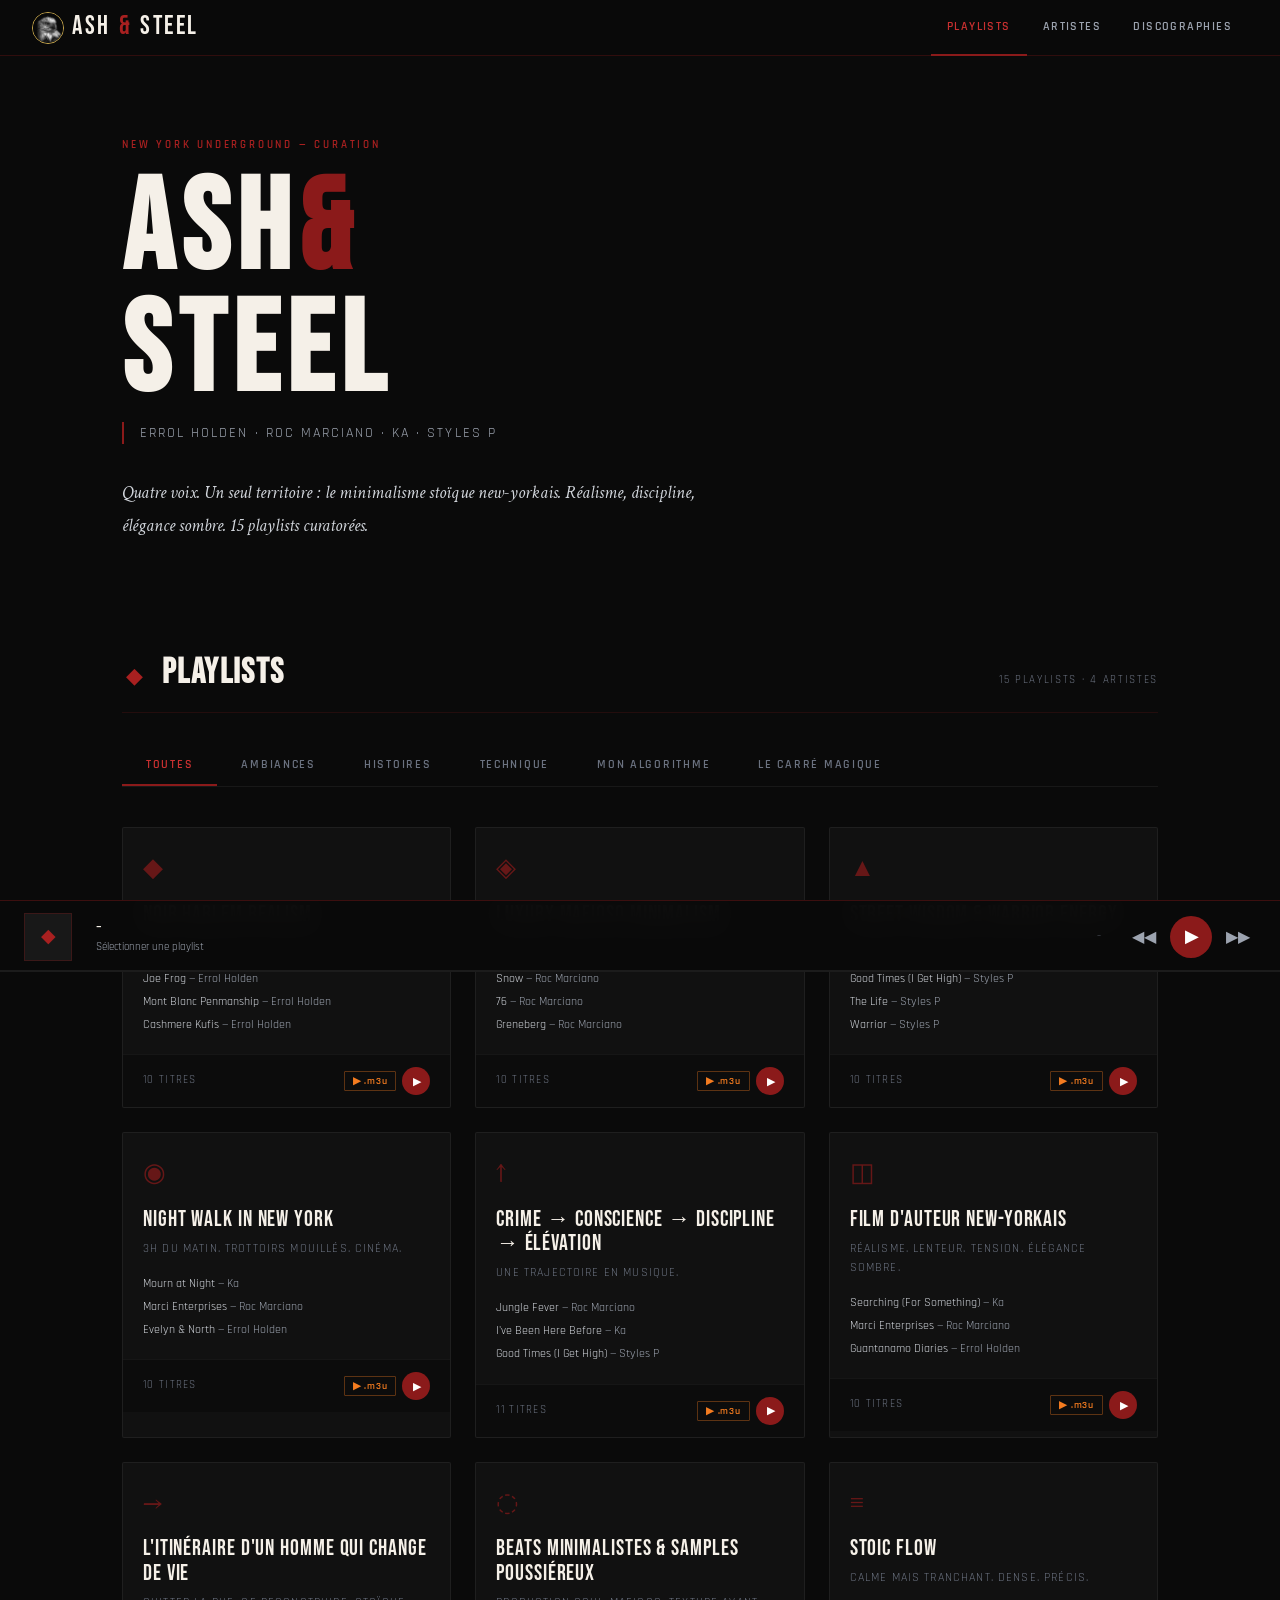
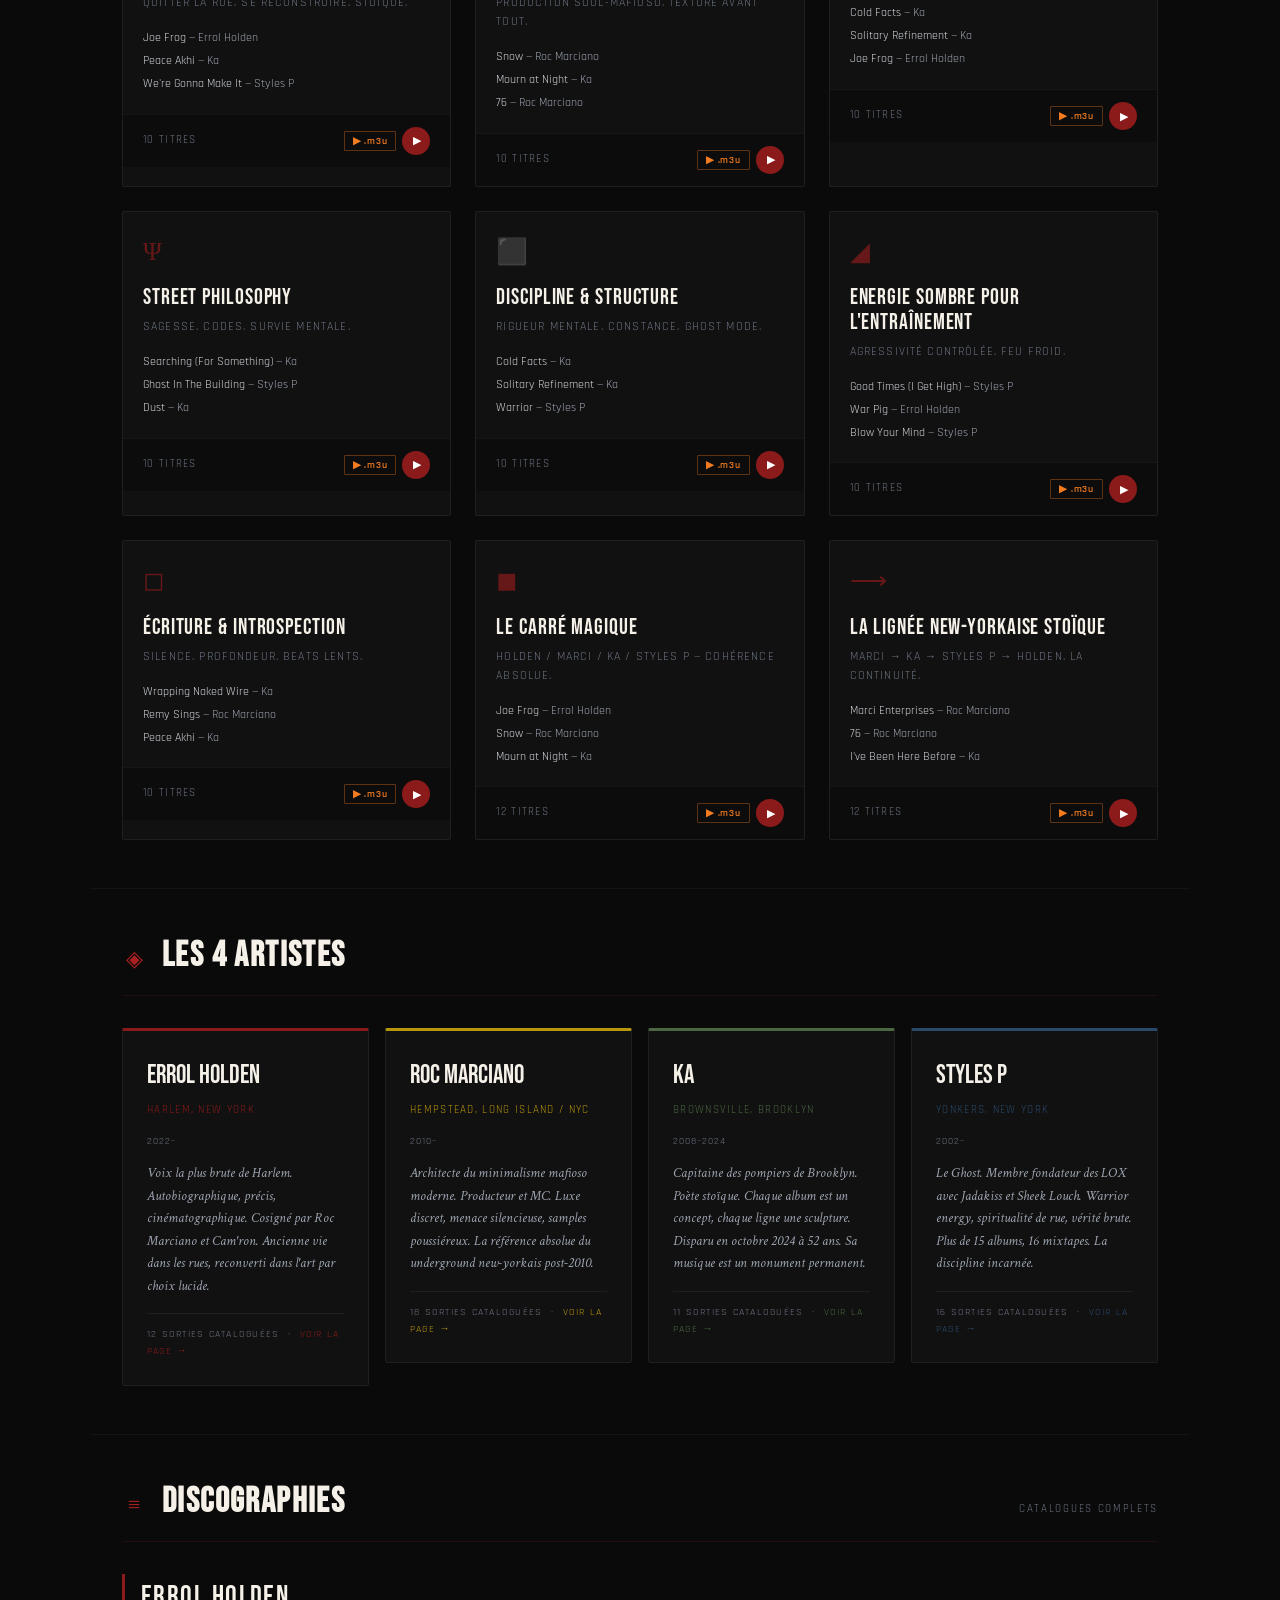
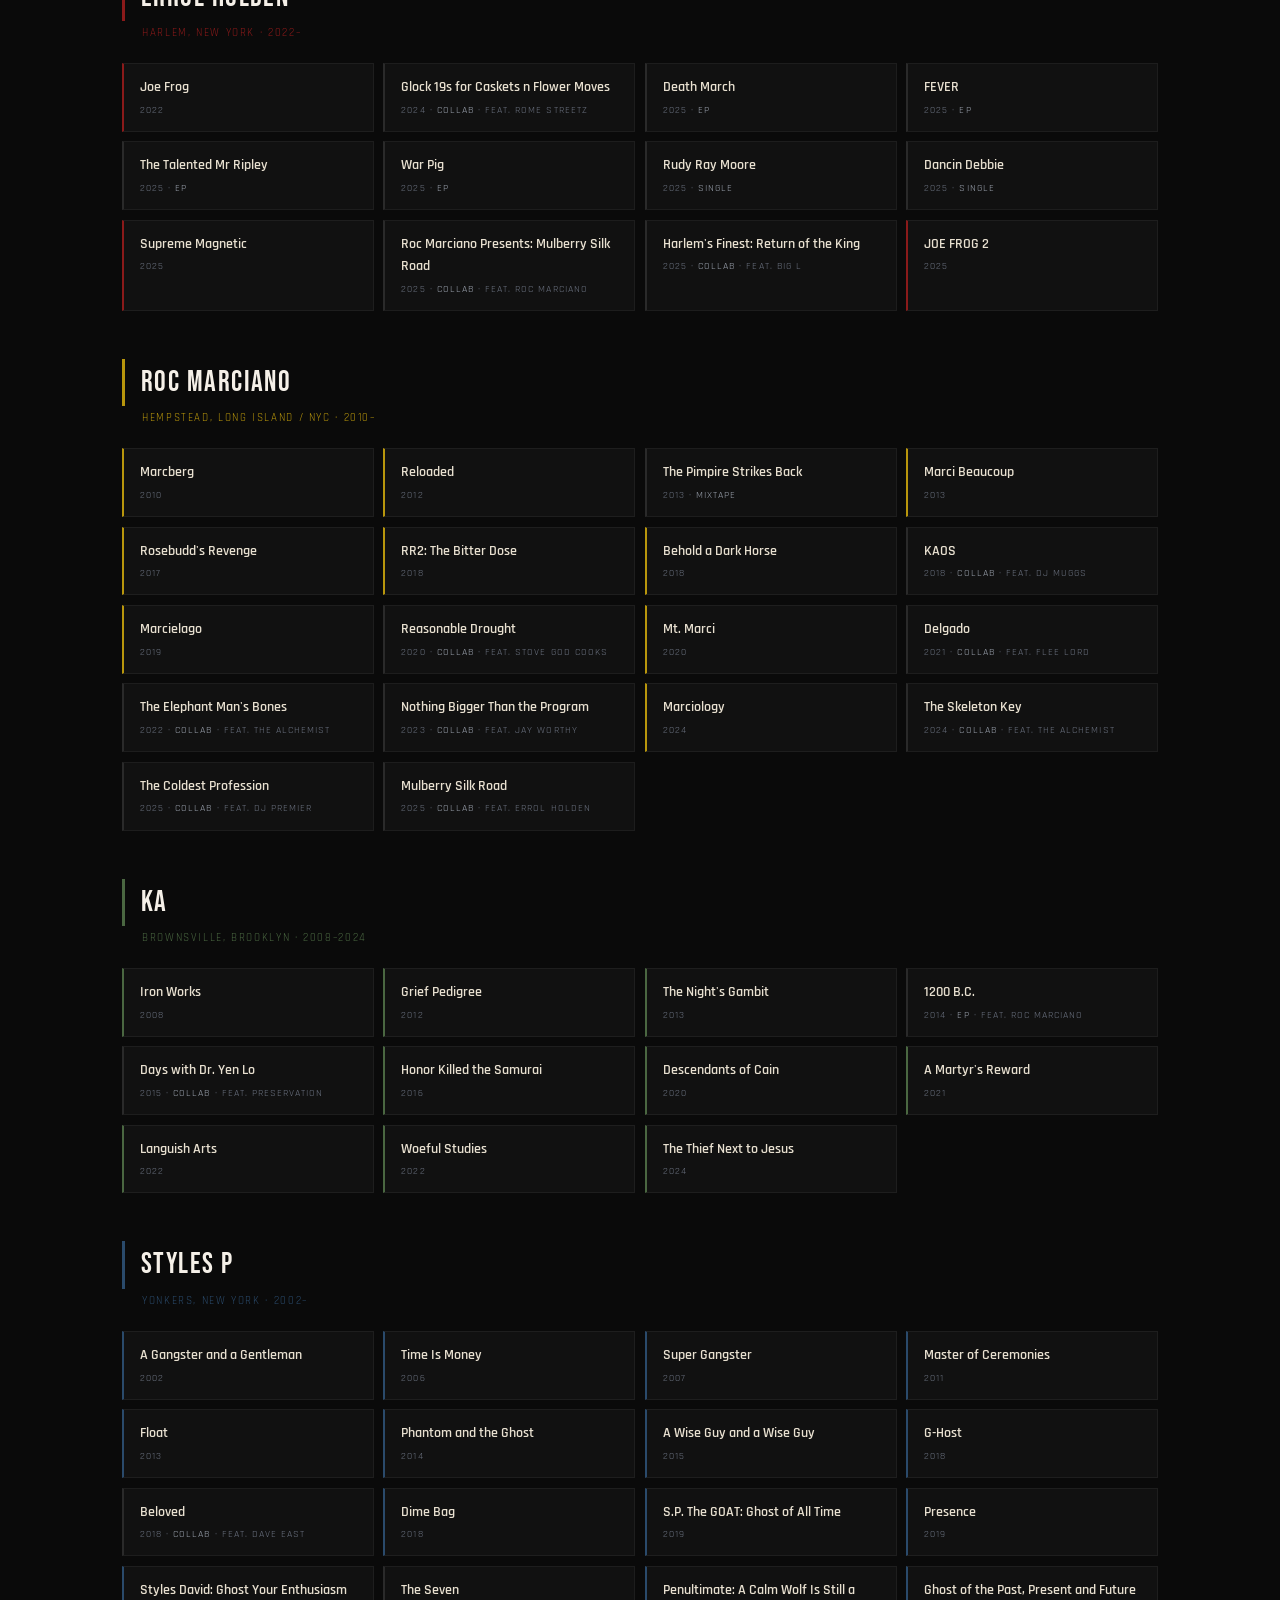
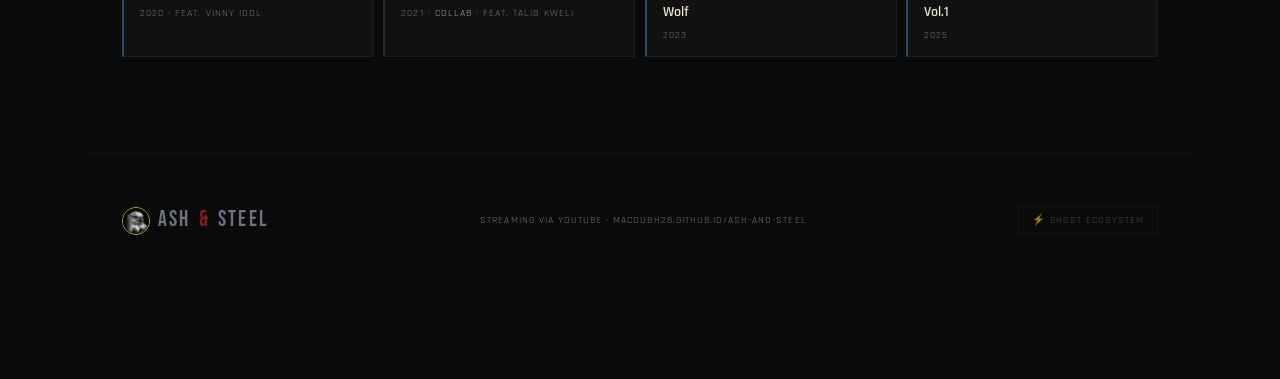
<file: index.html>
<!DOCTYPE html>
<html lang="fr">
<head>
  <meta charset="UTF-8">
  <meta name="viewport" content="width=device-width, initial-scale=1.0">
  <meta name="description" content="Ash & Steel — Playlists curatorées : Errol Holden, Roc Marciano, Ka, Styles P">
  <title>ASH & STEEL</title>
  <link rel="stylesheet" href="style.css">
  <link rel="icon" href="data:image/svg+xml,<svg xmlns='http://www.w3.org/2000/svg' viewBox='0 0 100 100'><text y='.9em' font-size='90'>◆</text></svg>">
  <!-- PWA -->
  <link rel="manifest" href="manifest.json">
  <meta name="theme-color" content="#0a0a0a">
  <meta name="apple-mobile-web-app-capable" content="yes">
  <meta name="apple-mobile-web-app-status-bar-style" content="black-translucent">
  <meta name="apple-mobile-web-app-title" content="ASH&STEEL">
  <link rel="apple-touch-icon" href="icons/icon-192.png">
</head>
<body>
  <!-- NAV -->
  <nav class="nav">
    <div class="nav-logo" style="display:flex;align-items:center;gap:8px;"><img src="logo.png" alt="Ghost" style="width:32px;height:32px;object-fit:cover;border-radius:50%;border:1px solid #c9a84c;">ASH<span>&</span>STEEL</div>
    <ul class="nav-links">
      <li><a href="#playlists" class="active">Playlists</a></li>
      <li><a href="#artistes">Artistes</a></li>
      <li><a href="#discographies">Discographies</a></li>
    </ul>
  </nav>

  <!-- HERO -->
  <header class="hero">
    <div class="hero-eyebrow">New York Underground — Curation</div>
    <h1>ASH<em>&</em><br>STEEL</h1>
    <div class="hero-sub">Errol Holden · Roc Marciano · Ka · Styles P</div>
    <p class="hero-desc">Quatre voix. Un seul territoire : le minimalisme stoïque new-yorkais. Réalisme, discipline, élégance sombre. 15 playlists curatorées.</p>
  </header>

  <!-- MAIN PLAYLISTS SECTION -->
  <main class="section" id="playlists">
    <div class="section-header">
      <span class="section-icon">◆</span>
      <h2 class="section-title">Playlists</h2>
      <span class="section-count">15 playlists · 4 artistes</span>
    </div>
    <div class="cat-tabs" id="catTabs">
      <button class="cat-tab active" data-cat="all">Toutes</button>
      <button class="cat-tab" data-cat="mood">Ambiances</button>
      <button class="cat-tab" data-cat="narrative">Histoires</button>
      <button class="cat-tab" data-cat="technique">Technique</button>
      <button class="cat-tab" data-cat="algo">Mon Algorithme</button>
      <button class="cat-tab" data-cat="carre">Le Carré Magique</button>
    </div>
    <div class="playlist-grid" id="playlistGrid"></div>
  </main>

  <div class="divider"></div>

  <!-- ARTISTS SECTION -->
  <section class="section" id="artistes">
    <div class="section-header">
      <span class="section-icon">◈</span>
      <h2 class="section-title">Les 4 Artistes</h2>
    </div>
    <div class="artists-grid" id="artistsGrid"></div>
  </section>

  <div class="divider"></div>

  <!-- DISCOGRAPHIES SECTION -->
  <section class="section" id="discographies">
    <div class="section-header">
      <span class="section-icon">≡</span>
      <h2 class="section-title">Discographies</h2>
      <span class="section-count">Catalogues complets</span>
    </div>
    <div id="discoContainer"></div>
  </section>

  <!-- FOOTER -->
  <footer class="footer">
    <div class="footer-logo" style="display:flex;align-items:center;gap:8px;justify-content:center;"><img src="logo.png" alt="Ghost" style="width:28px;height:28px;object-fit:cover;border-radius:50%;border:1px solid #c9a84c;">ASH<span>&</span>STEEL</div>
    <div class="footer-note">Streaming via YouTube · macdubh28.github.io/ash-and-steel</div>
    <div class="footer-ecosystem">
      <a href="https://macdubh28.github.io/dashboard/" class="footer-link" title="Retour au Hub Ghost">⚡ Ghost Ecosystem</a>
    </div>
  </footer>

  <!-- DETAIL VIEW -->
  <div class="detail-view" id="detailView">
    <div id="detailContent"></div>
  </div>

  <!-- YOUTUBE MINI PLAYER -->
  <div id="yt-player-wrap">
    <div class="player-progress"><div class="player-progress-bar" id="progressBar"></div></div>
    <div id="yt-player-frame"></div>
    <div class="player-thumb" id="playerThumb">◆</div>
    <div class="player-info">
      <div class="player-track" id="playerTrack">–</div>
      <div class="player-artist" id="playerArtist">Sélectionner une playlist</div>
    </div>
    <div class="player-playlist" id="playerPlaylist">–</div>
    <div class="player-controls">
      <button class="player-btn" id="btnPrev" title="Précédent">&#9664;&#9664;</button>
      <button class="player-btn main" id="btnPlay" title="Lecture / Pause">&#9654;</button>
      <button class="player-btn" id="btnNext" title="Suivant">&#9654;&#9654;</button>
    </div>
  </div>

  <script src="data.js"></script>
  <script>
    let ytPlayer = null, ytReady = false, pendingVideoId = null;
    window.onYouTubeIframeAPIReady = function() {
      ytReady = true;
      ytPlayer = new YT.Player('yt-player-frame', {
        height: '0', width: '0',
        playerVars: { autoplay: 0, controls: 0, rel: 0, modestbranding: 1, playsinline: 1 },
        events: {
          onReady: function(e) { if (pendingVideoId) { e.target.loadVideoById(pendingVideoId); pendingVideoId = null; } },
          onStateChange: function(e) {
            if (e.data === YT.PlayerState.ENDED) nextTrack();
            if (e.data === YT.PlayerState.PLAYING) { document.getElementById('btnPlay').innerHTML = '&#9646;&#9646;'; startProgressPoll(); }
            else { document.getElementById('btnPlay').innerHTML = '&#9654;'; }
          }
        }
      });
    };
    (function() { var tag = document.createElement('script'); tag.src = 'https://www.youtube.com/iframe_api'; document.head.appendChild(tag); })();

    let currentPlaylist = null, currentTrackIdx = 0, isPlaying = false, progressInterval = null;

    function playPlaylist(playlistId, startIdx) {
      currentPlaylist = ASH_DATA.playlists.find(p => p.id === playlistId);
      currentTrackIdx = startIdx || 0;
      loadCurrentTrack();
      document.querySelectorAll('.playlist-card').forEach(c => c.classList.toggle('playing', c.dataset.id === playlistId));
      updateTrackHighlight();
    }
    function loadCurrentTrack() {
      if (!currentPlaylist) return;
      const track = currentPlaylist.tracks[currentTrackIdx];
      if (!track) return;
      document.getElementById('playerTrack').textContent = track.title;
      document.getElementById('playerArtist').textContent = track.artist;
      document.getElementById('playerPlaylist').textContent = currentPlaylist.title;
      document.getElementById('playerThumb').textContent = currentPlaylist.icon;
      document.getElementById('yt-player-wrap').classList.add('visible');
      if (track.ytId) {
        if (!ytReady || !ytPlayer) { pendingVideoId = track.ytId; return; }
        ytPlayer.loadVideoById(track.ytId);
        isPlaying = true;
      } else {
        if (!ytReady || !ytPlayer) return;
        try { ytPlayer.cuePlaylist({ listType: 'search', list: track.ytSearch, index: 0 }); ytPlayer.playVideo(); }
        catch(e) {}
        isPlaying = true;
      }
      updateTrackHighlight();
    }
    function playPause() {
      if (!ytPlayer || !ytReady) return;
      if (isPlaying) { ytPlayer.pauseVideo(); isPlaying = false; }
      else { ytPlayer.playVideo(); isPlaying = true; }
    }
    function prevTrack() { if (!currentPlaylist) return; currentTrackIdx = (currentTrackIdx - 1 + currentPlaylist.tracks.length) % currentPlaylist.tracks.length; loadCurrentTrack(); }
    function nextTrack() { if (!currentPlaylist) return; currentTrackIdx = (currentTrackIdx + 1) % currentPlaylist.tracks.length; loadCurrentTrack(); }
    function startProgressPoll() {
      if (progressInterval) clearInterval(progressInterval);
      progressInterval = setInterval(() => {
        if (!ytPlayer || !isPlaying) return;
        try { const d = ytPlayer.getDuration(), t = ytPlayer.getCurrentTime(); if (d > 0) document.getElementById('progressBar').style.width = ((t/d)*100) + '%'; } catch(e) {}
      }, 1000);
    }
    function updateTrackHighlight() { document.querySelectorAll('.track-row').forEach((row, i) => row.classList.toggle('active', i === currentTrackIdx)); }
    document.getElementById('btnPlay').addEventListener('click', playPause);
    document.getElementById('btnPrev').addEventListener('click', prevTrack);
    document.getElementById('btnNext').addEventListener('click', nextTrack);

    function renderPlaylists(cat) {
      const grid = document.getElementById('playlistGrid');
      const playlists = cat === 'all' ? ASH_DATA.playlists : ASH_DATA.playlists.filter(p => p.category === cat);
      grid.innerHTML = playlists.map(pl => `
        <div class="playlist-card ${currentPlaylist?.id === pl.id ? 'playing' : ''}" data-id="${pl.id}" onclick="openDetail('${pl.id}')">
          <div class="card-inner">
            <span class="card-icon">${pl.icon}</span>
            <div class="card-title">${pl.title}</div>
            <div class="card-subtitle">${pl.subtitle}</div>
            <div class="card-tracks-preview">
              ${pl.tracks.slice(0,3).map(t => `<div class="card-track-line"><strong>${t.title}</strong> — ${t.artist}</div>`).join('')}
            </div>
          </div>
          <div class="card-footer">
            <span class="card-count">${pl.tracks.length} titres</span>
            <div style="display:flex;gap:6px;align-items:center;">
              <button class="vlc-card-btn" onclick="event.stopPropagation(); exportM3U('${pl.id}')" title="Export VLC .m3u">▶ .m3u</button>
              <button class="card-play-btn" onclick="event.stopPropagation(); playPlaylist('${pl.id}', 0)" title="Lancer">&#9654;</button>
            </div>
          </div>
        </div>`).join('');
    }
    document.getElementById('catTabs').addEventListener('click', e => {
      const btn = e.target.closest('.cat-tab'); if (!btn) return;
      document.querySelectorAll('.cat-tab').forEach(b => b.classList.remove('active'));
      btn.classList.add('active'); renderPlaylists(btn.dataset.cat);
    });

    function openDetail(playlistId) {
      const pl = ASH_DATA.playlists.find(p => p.id === playlistId); if (!pl) return;
      const catLabel = ASH_DATA.categories.find(c => c.id === pl.category)?.label || pl.category;
      const hasChapters = pl.tracks.some(t => t.chapter), hasEras = pl.tracks.some(t => t.era);
      let prevChapter = '', prevEra = '';
      const trackRows = pl.tracks.map((t, i) => {
        let extra = '';
        if (hasChapters && t.chapter && t.chapter !== prevChapter) { prevChapter = t.chapter; extra = `<div class="track-chapter">${t.chapter}</div>`; }
        if (hasEras && t.era && t.era !== prevEra) { prevEra = t.era; extra = `<div class="track-chapter">${t.era}</div>`; }
        return `${extra}<div class="track-row ${currentPlaylist?.id === playlistId && currentTrackIdx === i ? 'active' : ''}" onclick="playPlaylist('${playlistId}', ${i}); updateTrackHighlight()">
          <div class="track-num">${i+1}</div>
          <div class="track-info"><div class="track-name">${t.title}</div><div class="track-artist">${t.artist}</div></div>
          <div class="track-album">${t.album}</div><div class="track-year">${t.year}</div>
        </div>`;
      }).join('');
      document.getElementById('detailContent').innerHTML = `
        <div style="max-width:800px;margin:0 auto;">
          <div style="padding-bottom:1.5rem;"><button class="btn btn-back" onclick="closeDetail()">&#8592; Retour</button></div>
          <div class="detail-header">
            <div class="detail-icon-block">${pl.icon}</div>
            <div class="detail-info">
              <div class="detail-category">${catLabel}</div>
              <div class="detail-title">${pl.title}</div>
              <div class="detail-subtitle">${pl.subtitle}</div>
              <div class="detail-mood">${pl.mood}</div>
              <div class="detail-actions">
                <button class="btn btn-primary" onclick="playPlaylist('${pl.id}', 0)">&#9654; Lancer</button>
                <button class="btn btn-secondary" onclick="shufflePlay('${pl.id}')">⇌ Shuffle</button>
                <button class="btn btn-vlc" onclick="exportM3U('${pl.id}')"><span class="vlc-icon">▶</span> VLC Desktop</button>
                <button class="btn btn-vlc-ios" onclick="openInVLCiOS('${pl.id}')"><span class="vlc-icon">▶</span> VLC iPhone</button>
              </div>
            </div>
          </div>
          <div class="tracklist">
            <div class="tracklist-header"><span>#</span><span>Titre / Artiste</span><span>Album</span><span style="text-align:right">Année</span></div>
            ${trackRows}
          </div>
        </div>`;
      document.getElementById('detailView').classList.add('open');
      window.scrollTo(0, 0);
    }
    function closeDetail() { document.getElementById('detailView').classList.remove('open'); }
    function shufflePlay(playlistId) {
      const pl = ASH_DATA.playlists.find(p => p.id === playlistId); if (!pl) return;
      currentPlaylist = { ...pl, tracks: [...pl.tracks].sort(() => Math.random() - 0.5) };
      currentTrackIdx = 0; loadCurrentTrack(); closeDetail();
    }

    function renderArtists() {
      const grid = document.getElementById('artistsGrid');
      const artistColors = { holden: '#8b1a1a', marciano: '#b8960c', ka: '#4a6741', stylesp: '#2a4a6b' };
      const artistPages = { holden: 'holden.html', marciano: 'marciano.html', ka: 'ka.html', stylesp: 'stylesp.html' };
      grid.innerHTML = Object.entries(ASH_DATA.artists).map(([id, artist]) => `
        <a href="${artistPages[id]}" style="text-decoration:none;color:inherit;">
          <div class="artist-card" style="border-top-color:${artistColors[id]};cursor:pointer;">
            <div class="artist-name">${artist.name}</div>
            <div class="artist-origin" style="color:${artistColors[id]}">${artist.origin}</div>
            <div class="artist-years">${artist.years}</div>
            <div class="artist-bio">${artist.bio}</div>
            <div class="artist-albums-count">${artist.albums.length} sorties cataloguées &nbsp;·&nbsp; <span style="color:${artistColors[id]};">Voir la page →</span></div>
          </div>
        </a>`).join('');
    }

    function renderDiscographies() {
      const container = document.getElementById('discoContainer');
      const artistColors = { holden: '#8b1a1a', marciano: '#b8960c', ka: '#4a6741', stylesp: '#2a4a6b' };
      container.innerHTML = Object.entries(ASH_DATA.artists).map(([id, artist]) => `
        <div id="disco-${id}" style="margin-bottom:3rem;">
          <h3 style="font-family:'Bebas Neue',sans-serif;font-size:1.8rem;color:var(--blanc);margin-bottom:0.25rem;border-left:3px solid ${artistColors[id]};padding-left:1rem;letter-spacing:0.05em;font-weight:400;">${artist.name}</h3>
          <div style="font-family:'Rajdhani',sans-serif;font-size:0.68rem;letter-spacing:0.15em;text-transform:uppercase;color:${artistColors[id]};padding-left:1.25rem;margin-bottom:1.25rem;">${artist.origin} · ${artist.years}</div>
          <div style="display:grid;grid-template-columns:repeat(auto-fill,minmax(220px,1fr));gap:0.6rem;">
            ${artist.albums.map(album => `
              <div style="background:var(--noir2);border:1px solid rgba(255,255,255,0.05);padding:0.75rem 1rem;border-left:2px solid ${album.type === 'LP' ? artistColors[id] : 'rgba(255,255,255,0.1)'};">
                <div style="font-family:'Rajdhani',sans-serif;font-size:0.85rem;font-weight:600;color:var(--blanc2);margin-bottom:0.2rem;">${album.title}</div>
                <div style="font-family:'Rajdhani',sans-serif;font-size:0.65rem;letter-spacing:0.1em;text-transform:uppercase;color:var(--acier);">
                  ${album.year}${album.type !== 'LP' ? ` · <span style="color:var(--acier2);">${album.type}</span>` : ''}${album.feat ? ` · feat. ${album.feat}` : ''}
                </div>
              </div>`).join('')}
          </div>
        </div>`).join('');
    }

    function scrollToDiscoSection(id) {
      document.getElementById('discographies').scrollIntoView({ behavior: 'smooth' });
      setTimeout(() => { const el = document.getElementById('disco-' + id); if (el) el.scrollIntoView({ behavior: 'smooth', block: 'start' }); }, 400);
    }

    function exportM3U(playlistId) {
      const pl = ASH_DATA.playlists.find(p => p.id === playlistId); if (!pl) return;
      const lines = ['#EXTM3U', `#PLAYLIST:${pl.title}`, ''];
      pl.tracks.forEach(t => {
        lines.push(`#EXTINF:-1,${t.artist} - ${t.title}`, `#EXTVLCOPT:network-caching=1000`);
        lines.push(t.ytId ? `https://www.youtube.com/watch?v=${t.ytId}` : `https://www.youtube.com/results?search_query=${encodeURIComponent(t.ytSearch)}`);
        lines.push('');
      });
      const blob = new Blob([lines.join('\n')], { type: 'audio/x-mpegurl' });
      const url = URL.createObjectURL(blob);
      const a = document.createElement('a'); a.href = url; a.download = `ash-steel_${pl.id}.m3u`;
      document.body.appendChild(a); a.click(); document.body.removeChild(a); URL.revokeObjectURL(url);
      showVLCToast('M3U téléchargé — ouvre-le avec VLC desktop');
    }

    function openInVLCiOS(playlistId) {
      const pl = ASH_DATA.playlists.find(p => p.id === playlistId); if (!pl) return;
      showVLCiOSPanel(pl, !/iPhone|iPad|iPod/i.test(navigator.userAgent));
    }
    function showVLCiOSPanel(pl, isDesktop) {
      const existing = document.getElementById('vlc-panel'); if (existing) existing.remove();
      const trackLinks = pl.tracks.map((t, i) => {
        const ytURL = t.ytId ? `https://www.youtube.com/watch?v=${t.ytId}` : `https://www.youtube.com/results?search_query=${encodeURIComponent(t.ytSearch)}`;
        const vlcURL = `vlc://${ytURL.replace('https://', '')}`;
        return `<div class="vlc-track-row"><span class="vlc-track-num">${i+1}</span><div class="vlc-track-info"><div class="vlc-track-name">${t.title}</div><div class="vlc-track-artist">${t.artist}</div></div><a class="vlc-open-btn" href="${vlcURL}">▶</a></div>`;
      }).join('');
      const panel = document.createElement('div'); panel.id = 'vlc-panel';
      panel.innerHTML = `<div class="vlc-panel-overlay" onclick="closeVLCPanel()"></div><div class="vlc-panel-inner"><div class="vlc-panel-header"><div class="vlc-panel-title"><span class="vlc-logo">▶</span> VLC iPhone — ${pl.title}</div><button class="vlc-panel-close" onclick="closeVLCPanel()">✕</button></div><div class="vlc-panel-note">${isDesktop ? 'Ouvre cette page sur ton iPhone pour utiliser les liens VLC directement.' : 'Tape sur ▶ pour ouvrir le titre dans VLC.'}</div><div class="vlc-tracklist">${trackLinks}</div><div class="vlc-panel-footer"><button class="btn btn-vlc" onclick="exportM3U('${pl.id}'); closeVLCPanel()">Télécharger .m3u pour VLC Desktop</button></div></div>`;
      document.body.appendChild(panel);
      requestAnimationFrame(() => panel.querySelector('.vlc-panel-inner').classList.add('open'));
    }
    function closeVLCPanel() { const panel = document.getElementById('vlc-panel'); if (panel) { panel.querySelector('.vlc-panel-inner').classList.remove('open'); setTimeout(() => panel.remove(), 300); } }
    function showVLCToast(msg) {
      const existing = document.getElementById('vlc-toast'); if (existing) existing.remove();
      const toast = document.createElement('div'); toast.id = 'vlc-toast'; toast.textContent = msg;
      document.body.appendChild(toast);
      requestAnimationFrame(() => toast.classList.add('show'));
      setTimeout(() => { toast.classList.remove('show'); setTimeout(() => toast.remove(), 400); }, 3000);
    }

    renderPlaylists('all'); renderArtists(); renderDiscographies();
  </script>
  <script src="https://www.youtube.com/iframe_api" defer></script>

  <!-- PWA Service Worker -->
  <script>
    if ('serviceWorker' in navigator) {
      window.addEventListener('load', () => {
        navigator.serviceWorker.register('/ash-and-steel/sw.js', { scope: '/ash-and-steel/' })
          .then(reg => console.log('SW OK:', reg.scope))
          .catch(err => console.log('SW erreur:', err));
      });
    }
  </script>
</body>
</html>
</file>
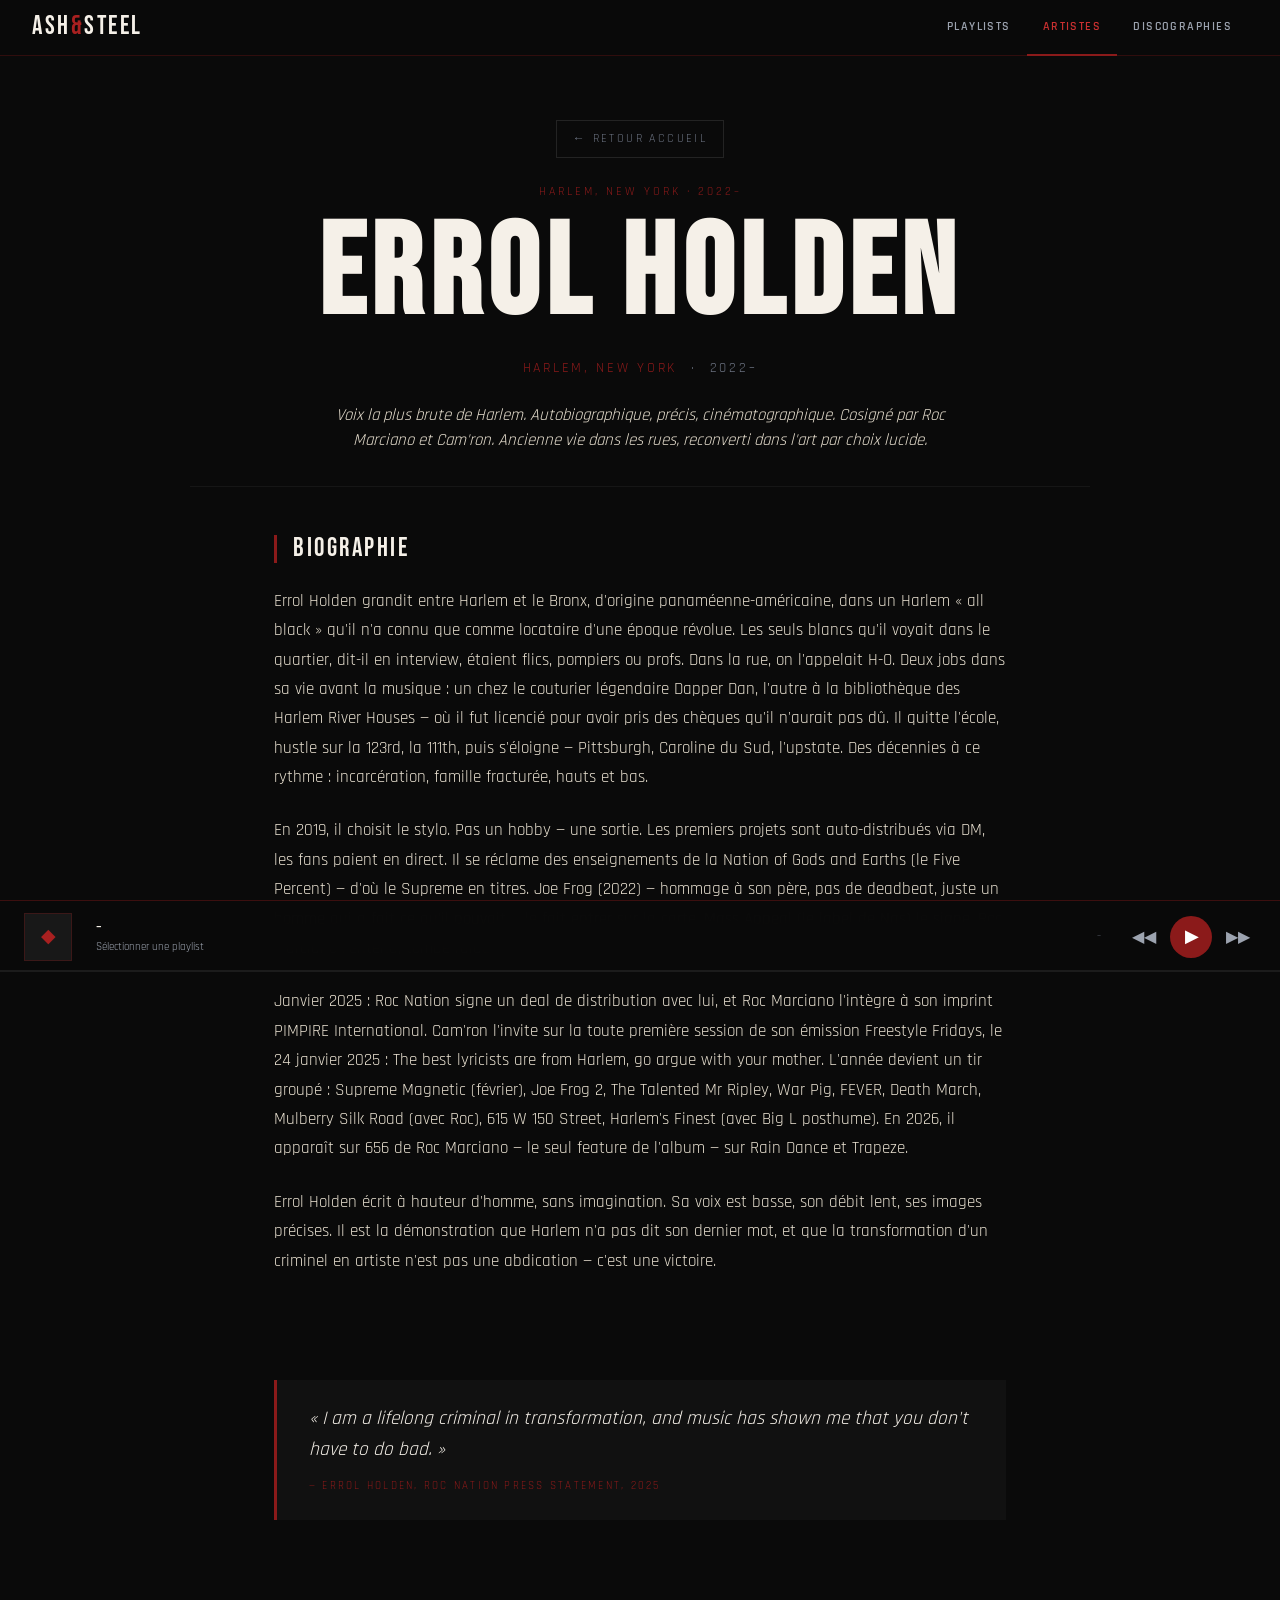
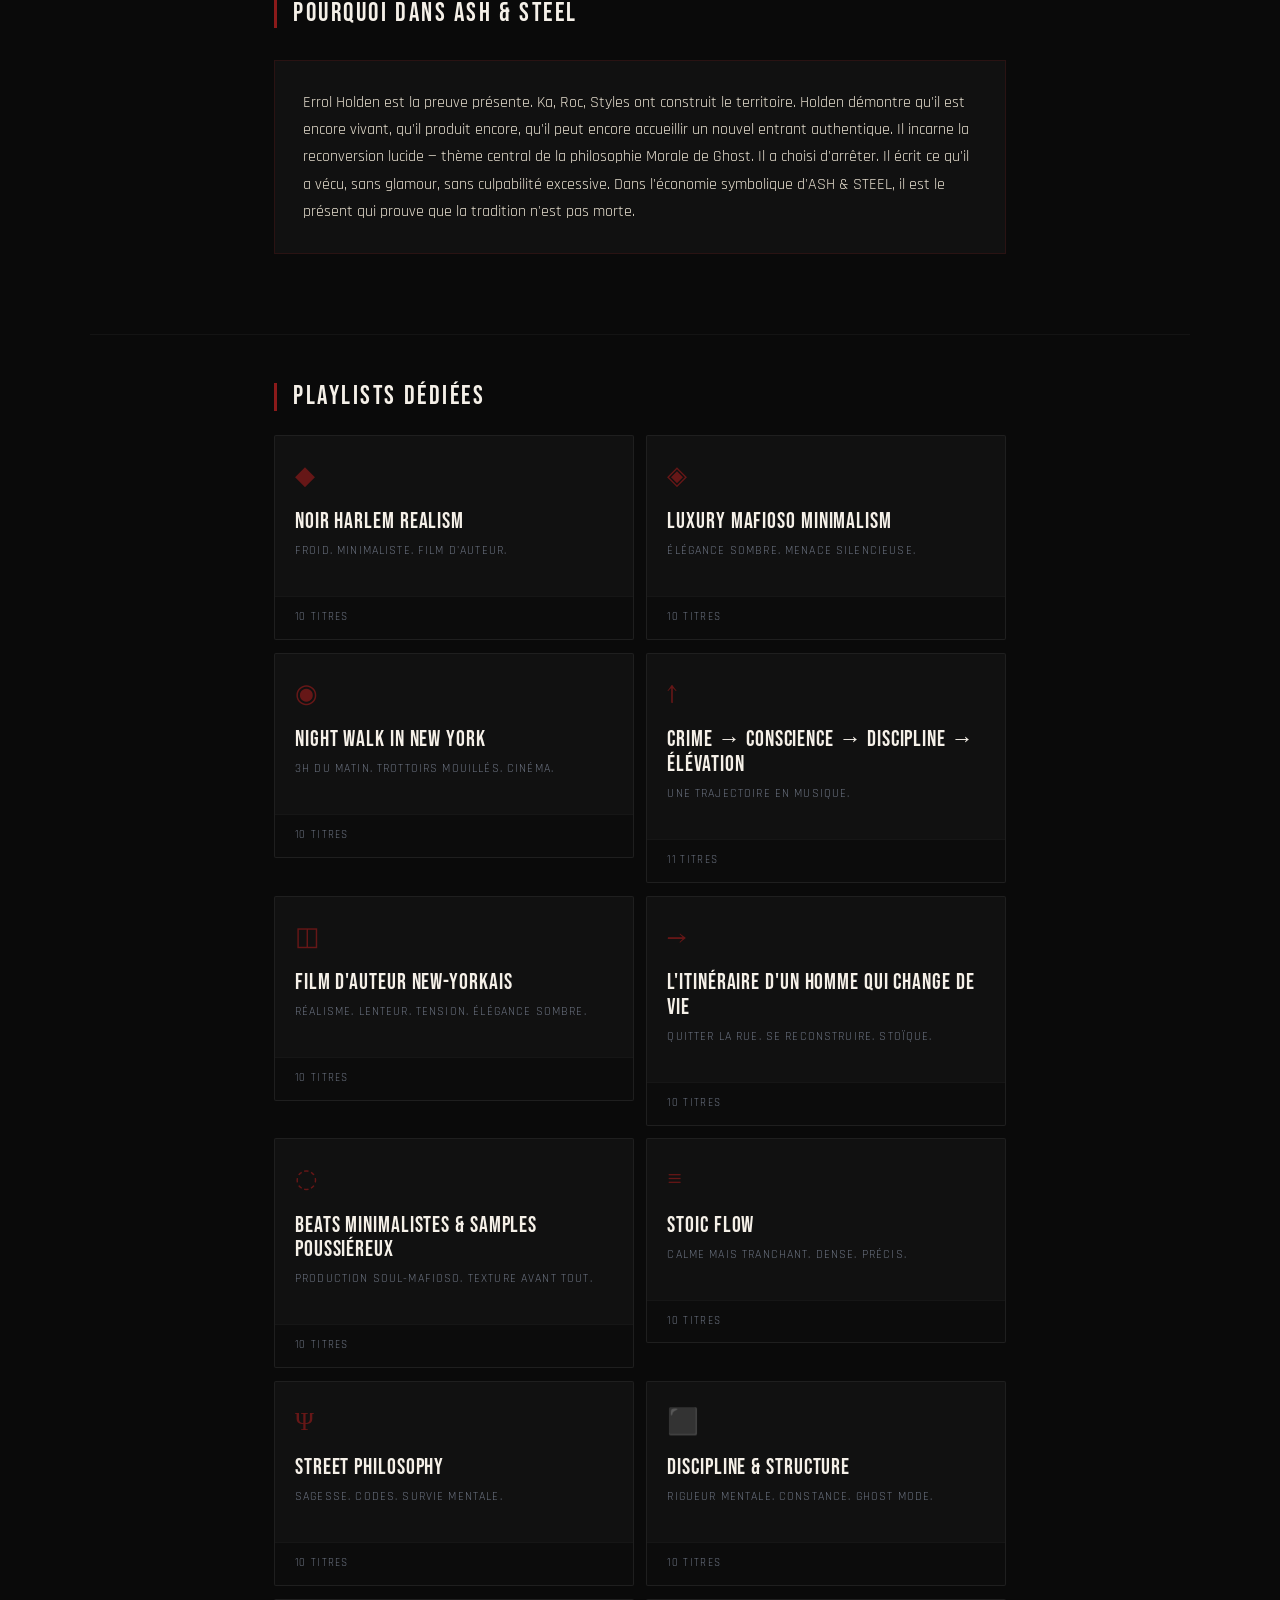
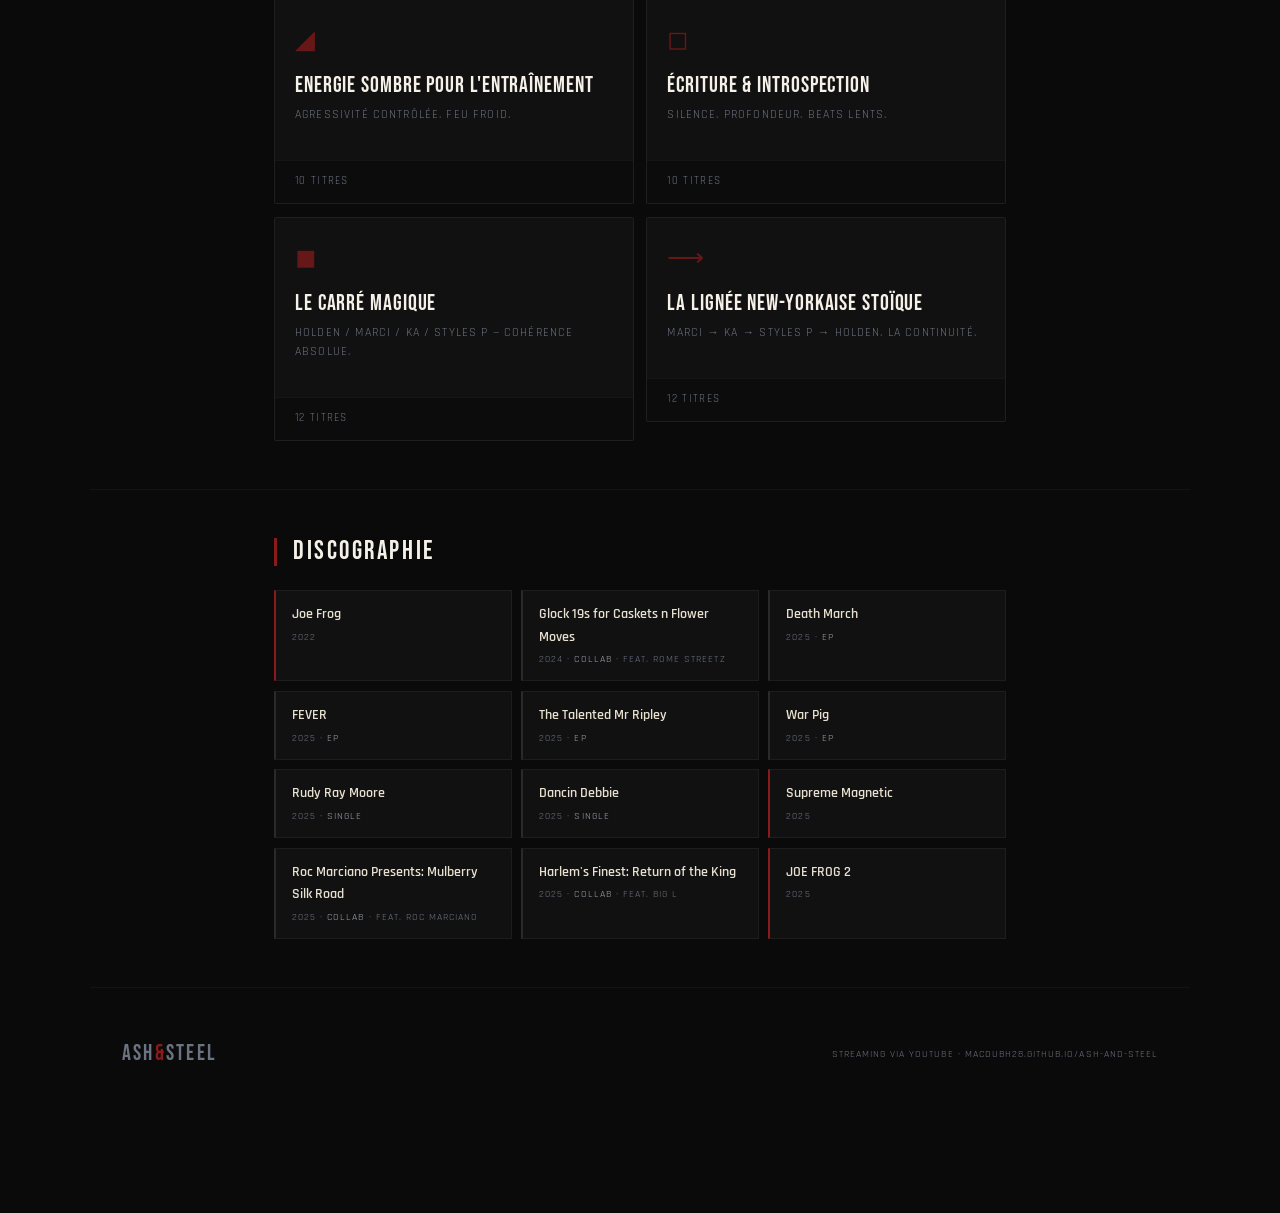
<file: holden.html>
<!DOCTYPE html>
<html lang="fr">
<head>
  <meta charset="UTF-8">
  <meta name="viewport" content="width=device-width, initial-scale=1.0">
  <meta name="description" content="Errol Holden — Harlem. La voix brute, autobiographique. Co-signé par Roc Marciano et Cam'ron.">
  <title>ERROL HOLDEN — ASH & STEEL</title>
  <link rel="stylesheet" href="style.css">
  <link rel="icon" href="data:image/svg+xml,<svg xmlns='http://www.w3.org/2000/svg' viewBox='0 0 100 100'><text y='.9em' font-size='90'>◆</text></svg>">
  <link rel="manifest" href="manifest.json">
  <meta name="theme-color" content="#0a0a0a">
  <meta name="apple-mobile-web-app-capable" content="yes">
  <meta name="apple-mobile-web-app-status-bar-style" content="black-translucent">
  <meta name="apple-mobile-web-app-title" content="ASH&STEEL">
  <link rel="apple-touch-icon" href="icons/icon-192.png">
  <style>
    .artist-page-hero { max-width:900px; margin:0 auto; padding:4rem 1.5rem 2rem; text-align:center; border-bottom:1px solid rgba(255,255,255,0.05); }
    .artist-page-eyebrow { font-family:'Rajdhani',sans-serif; font-size:0.75rem; letter-spacing:0.25em; text-transform:uppercase; color:#8b1a1a; margin-bottom:1rem; }
    .artist-page-name { font-family:'Bebas Neue',sans-serif; font-size:clamp(4rem,12vw,8rem); line-height:0.9; color:var(--blanc); letter-spacing:0.05em; margin:0 0 1.5rem; }
    .artist-page-meta { font-family:'Rajdhani',sans-serif; font-size:0.85rem; letter-spacing:0.2em; text-transform:uppercase; color:var(--acier); }
    .artist-page-meta span.accent { color:#8b1a1a; }
    .artist-page-tagline { font-family:'Rajdhani',sans-serif; font-style:italic; font-size:1.05rem; color:var(--blanc2); max-width:640px; margin:1.5rem auto 0; line-height:1.5; }
    .artist-page-section { max-width:780px; margin:0 auto; padding:3rem 1.5rem; }
    .artist-page-section h2 { font-family:'Bebas Neue',sans-serif; font-size:1.6rem; color:var(--blanc); letter-spacing:0.1em; font-weight:400; margin:0 0 1.5rem; border-left:3px solid #8b1a1a; padding-left:1rem; }
    .artist-bio-long p { font-family:'Rajdhani',sans-serif; font-size:1.05rem; line-height:1.75; color:var(--blanc2); margin-bottom:1.5rem; }
    .artist-quote { border-left:3px solid #8b1a1a; padding:1.5rem 1.5rem 1.5rem 2rem; margin:2rem 0; background:var(--noir2); }
    .artist-quote-text { font-family:'Rajdhani',sans-serif; font-style:italic; font-size:1.2rem; line-height:1.6; color:var(--blanc); margin-bottom:0.75rem; }
    .artist-quote-source { font-family:'Rajdhani',sans-serif; font-size:0.7rem; letter-spacing:0.2em; text-transform:uppercase; color:#8b1a1a; }
    .artist-why { background:var(--noir2); border:1px solid rgba(139,26,26,0.2); padding:1.75rem; margin:2rem 0; }
    .artist-why p { font-family:'Rajdhani',sans-serif; font-size:1rem; line-height:1.7; color:var(--blanc2); margin:0; }
    .artist-playlists-grid { display:grid; grid-template-columns:repeat(auto-fill,minmax(260px,1fr)); gap:0.8rem; }
    .artist-disco-grid { display:grid; grid-template-columns:repeat(auto-fill,minmax(220px,1fr)); gap:0.6rem; }
    .btn-back-home { display:inline-block; font-family:'Rajdhani',sans-serif; font-size:0.75rem; letter-spacing:0.2em; text-transform:uppercase; color:var(--acier); text-decoration:none; padding:0.5rem 1rem; border:1px solid rgba(255,255,255,0.1); transition:all 0.2s; }
    .btn-back-home:hover { color:var(--blanc); border-color:#8b1a1a; }
  </style>
</head>
<body>
  <nav class="nav">
    <div class="nav-logo"><a href="index.html" style="color:inherit;text-decoration:none;">ASH<span>&</span>STEEL</a></div>
    <ul class="nav-links">
      <li><a href="index.html#playlists">Playlists</a></li>
      <li><a href="index.html#artistes" class="active">Artistes</a></li>
      <li><a href="index.html#discographies">Discographies</a></li>
    </ul>
  </nav>

  <header class="artist-page-hero">
    <div style="margin-bottom:1.5rem;"><a href="index.html" class="btn-back-home">← Retour accueil</a></div>
    <div class="artist-page-eyebrow" id="artistEyebrow">Chargement…</div>
    <h1 class="artist-page-name" id="artistName">ERROL HOLDEN</h1>
    <div class="artist-page-meta" id="artistMeta"></div>
    <div class="artist-page-tagline" id="artistTagline"></div>
  </header>

  <section class="artist-page-section">
    <h2>Biographie</h2>
    <div class="artist-bio-long" id="artistBioLong"></div>
  </section>

  <section class="artist-page-section" style="padding-top:0;">
    <div class="artist-quote">
      <div class="artist-quote-text" id="artistQuote"></div>
      <div class="artist-quote-source" id="artistQuoteSource"></div>
    </div>
  </section>

  <section class="artist-page-section" style="padding-top:0;">
    <h2>Pourquoi dans ASH & STEEL</h2>
    <div class="artist-why"><p id="artistWhy"></p></div>
  </section>

  <div class="divider"></div>

  <section class="artist-page-section">
    <h2>Playlists dédiées</h2>
    <div class="artist-playlists-grid" id="artistPlaylists"></div>
  </section>

  <div class="divider"></div>

  <section class="artist-page-section">
    <h2>Discographie</h2>
    <div class="artist-disco-grid" id="artistDisco"></div>
  </section>

  <footer class="footer">
    <div class="footer-logo">ASH<span>&</span>STEEL</div>
    <div class="footer-note">Streaming via YouTube · macdubh28.github.io/ash-and-steel</div>
  </footer>

  <div id="yt-player-wrap">
    <div class="player-progress"><div class="player-progress-bar" id="progressBar"></div></div>
    <div id="yt-player-frame"></div>
    <div class="player-thumb" id="playerThumb">◆</div>
    <div class="player-info">
      <div class="player-track" id="playerTrack">–</div>
      <div class="player-artist" id="playerArtist">Sélectionner une playlist</div>
    </div>
    <div class="player-playlist" id="playerPlaylist">–</div>
    <div class="player-controls">
      <button class="player-btn" id="btnPrev">&#9664;&#9664;</button>
      <button class="player-btn main" id="btnPlay">&#9654;</button>
      <button class="player-btn" id="btnNext">&#9654;&#9654;</button>
    </div>
  </div>

  <script src="data.js"></script>
  <script>
    const ARTIST_ID = 'holden';
    const artist = ASH_DATA.artists[ARTIST_ID];
    const accentColor = '#8b1a1a';

    document.getElementById('artistEyebrow').textContent = artist.origin + ' · ' + artist.years;
    document.getElementById('artistName').textContent = artist.name.toUpperCase();
    document.getElementById('artistMeta').innerHTML = '<span class="accent">' + artist.origin + '</span> &nbsp;·&nbsp; ' + artist.years;
    document.getElementById('artistTagline').textContent = artist.bio;

    document.getElementById('artistBioLong').innerHTML = artist.bioLong.split('\n\n').map(p => '<p>' + p + '</p>').join('');
    document.getElementById('artistQuote').textContent = '« ' + artist.quote + ' »';
    document.getElementById('artistQuoteSource').textContent = '— ' + artist.quoteSource;
    document.getElementById('artistWhy').textContent = artist.whyHere;

    // Playlists liées : on regarde où Holden apparaît
    const relatedPlaylists = ASH_DATA.playlists.filter(pl =>
      pl.tracks.some(t => t.artist && (t.artist.toLowerCase().includes('holden') || t.artist.toLowerCase().includes('errol')))
    );
    const playlistsContainer = document.getElementById('artistPlaylists');
    if (relatedPlaylists.length === 0) {
      playlistsContainer.innerHTML = '<div style="color:var(--acier);font-family:\'Rajdhani\',sans-serif;font-size:0.9rem;">Errol Holden apparaît dans plusieurs playlists transversales. Voir la section Playlists sur l\'accueil.</div>';
    } else {
      playlistsContainer.innerHTML = relatedPlaylists.map(pl => `
        <a href="index.html#playlists" style="text-decoration:none;">
          <div class="playlist-card" data-id="${pl.id}" style="cursor:pointer;">
            <div class="card-inner">
              <span class="card-icon">${pl.icon}</span>
              <div class="card-title">${pl.title}</div>
              <div class="card-subtitle">${pl.subtitle}</div>
            </div>
            <div class="card-footer">
              <span class="card-count">${pl.tracks.length} titres</span>
            </div>
          </div>
        </a>`).join('');
    }

    document.getElementById('artistDisco').innerHTML = artist.albums.map(album => `
      <div style="background:var(--noir2);border:1px solid rgba(255,255,255,0.05);padding:0.75rem 1rem;border-left:2px solid ${album.type === 'LP' ? accentColor : 'rgba(255,255,255,0.1)'};">
        <div style="font-family:'Rajdhani',sans-serif;font-size:0.85rem;font-weight:600;color:var(--blanc2);margin-bottom:0.2rem;">${album.title}</div>
        <div style="font-family:'Rajdhani',sans-serif;font-size:0.65rem;letter-spacing:0.1em;text-transform:uppercase;color:var(--acier);">
          ${album.year}${album.type !== 'LP' ? ` · <span style="color:var(--acier2);">${album.type}</span>` : ''}${album.feat ? ` · feat. ${album.feat}` : ''}
        </div>
      </div>`).join('');
  </script>

  <script>
    if ('serviceWorker' in navigator) {
      window.addEventListener('load', () => {
        navigator.serviceWorker.register('/ash-and-steel/sw.js', { scope: '/ash-and-steel/' })
          .then(reg => console.log('SW OK:', reg.scope))
          .catch(err => console.log('SW erreur:', err));
      });
    }
  </script>
</body>
</html>
</file>
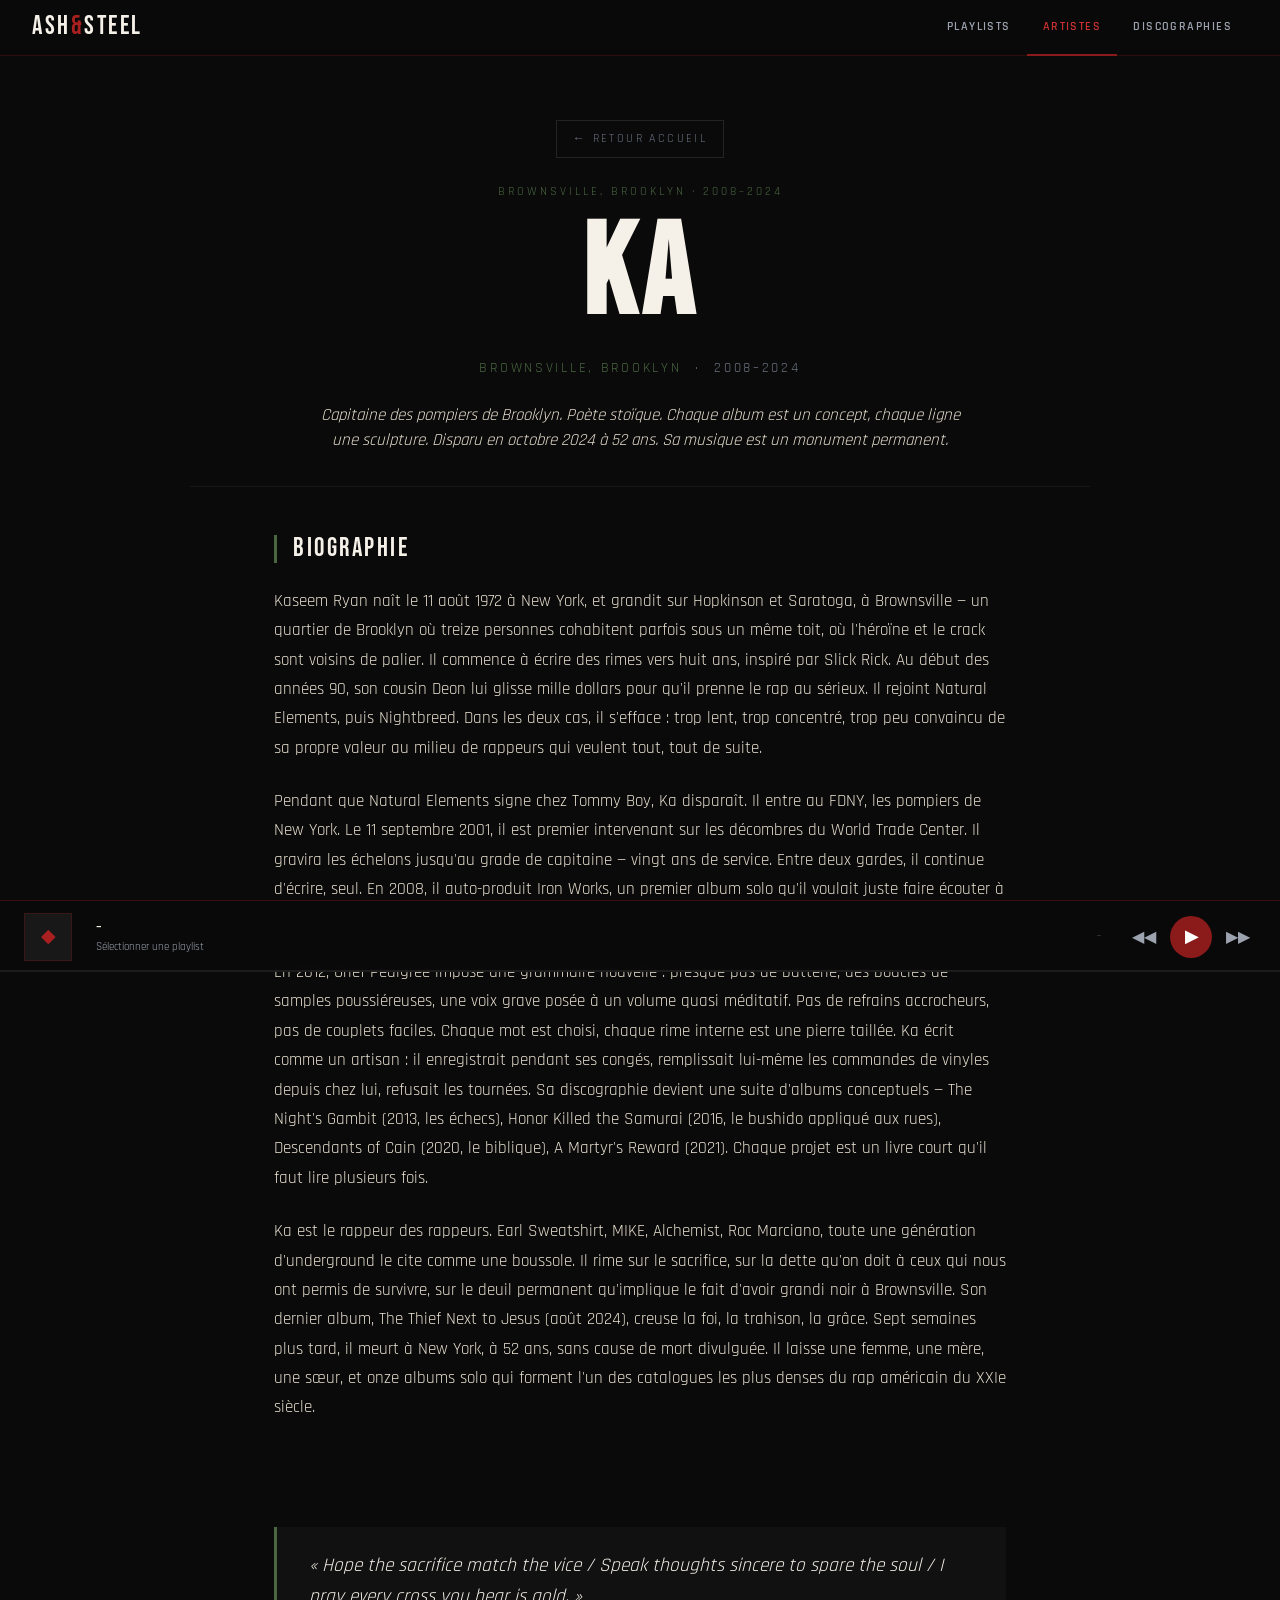
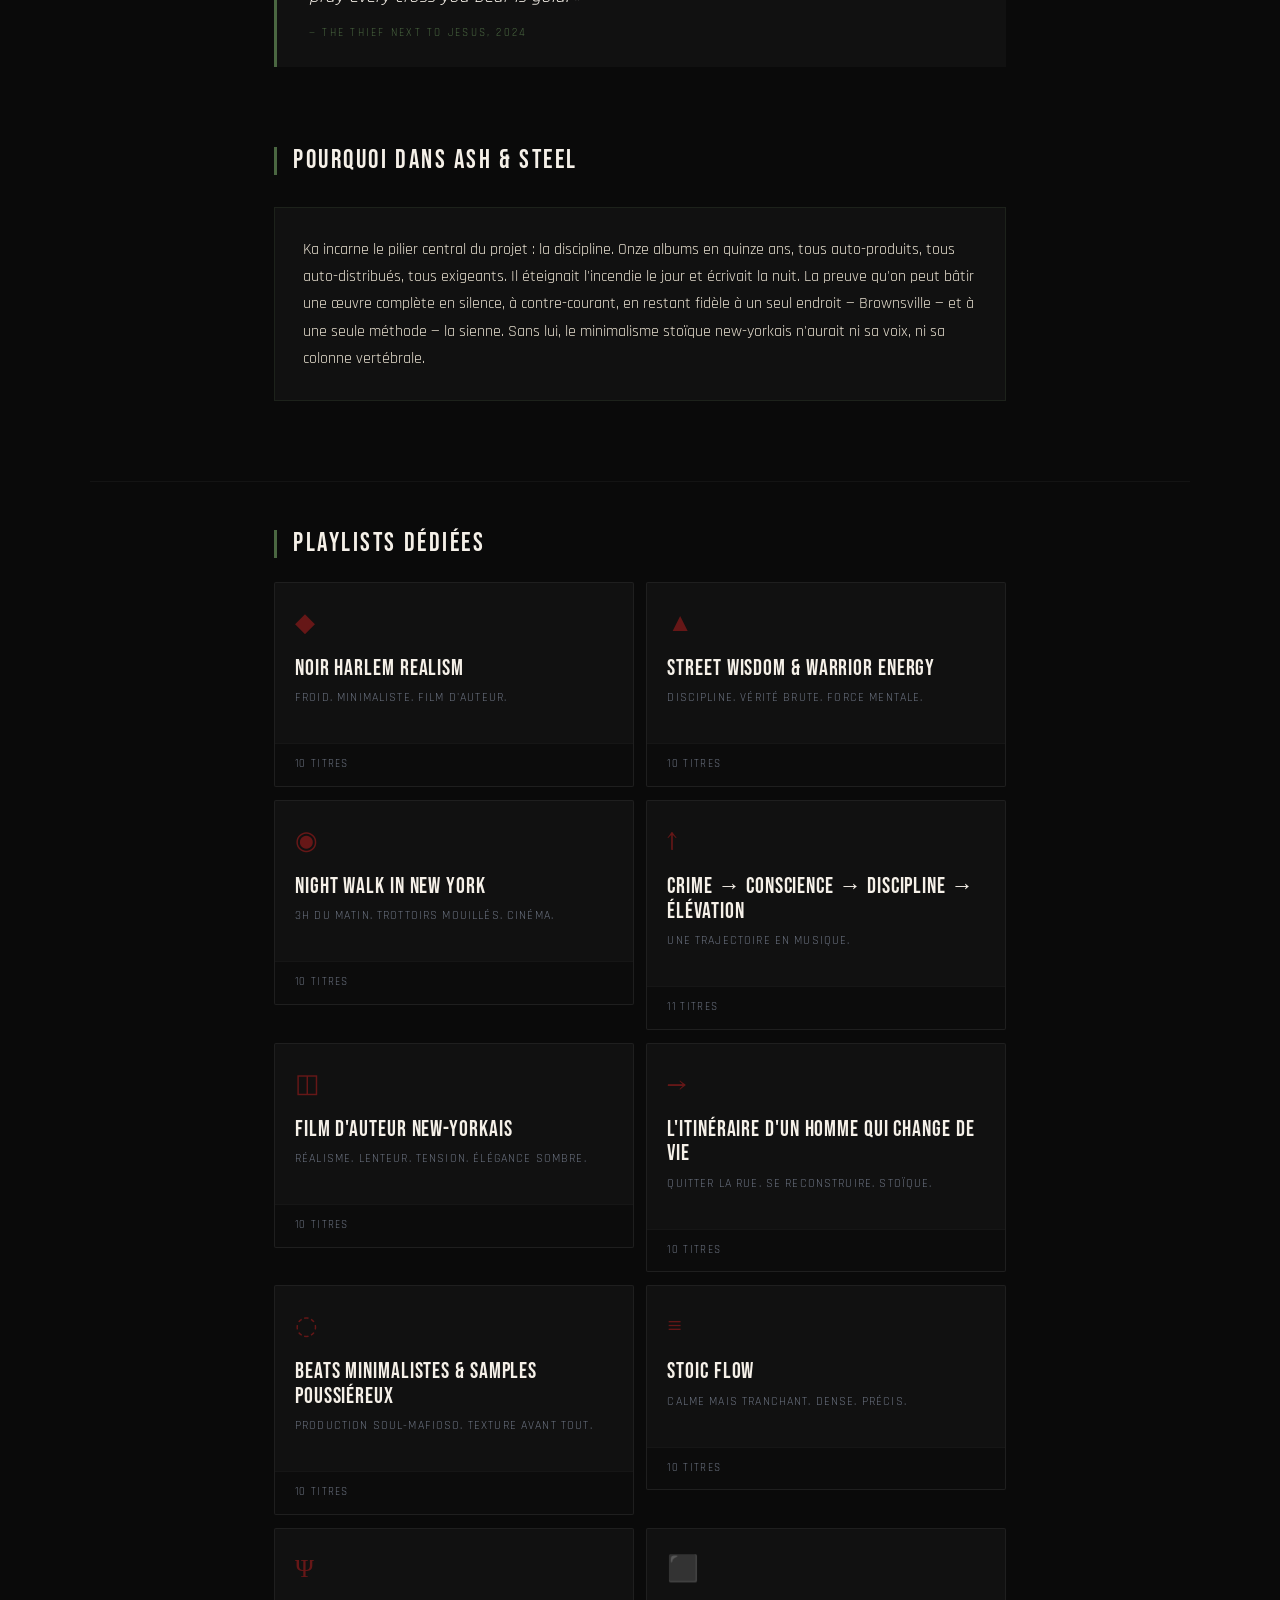
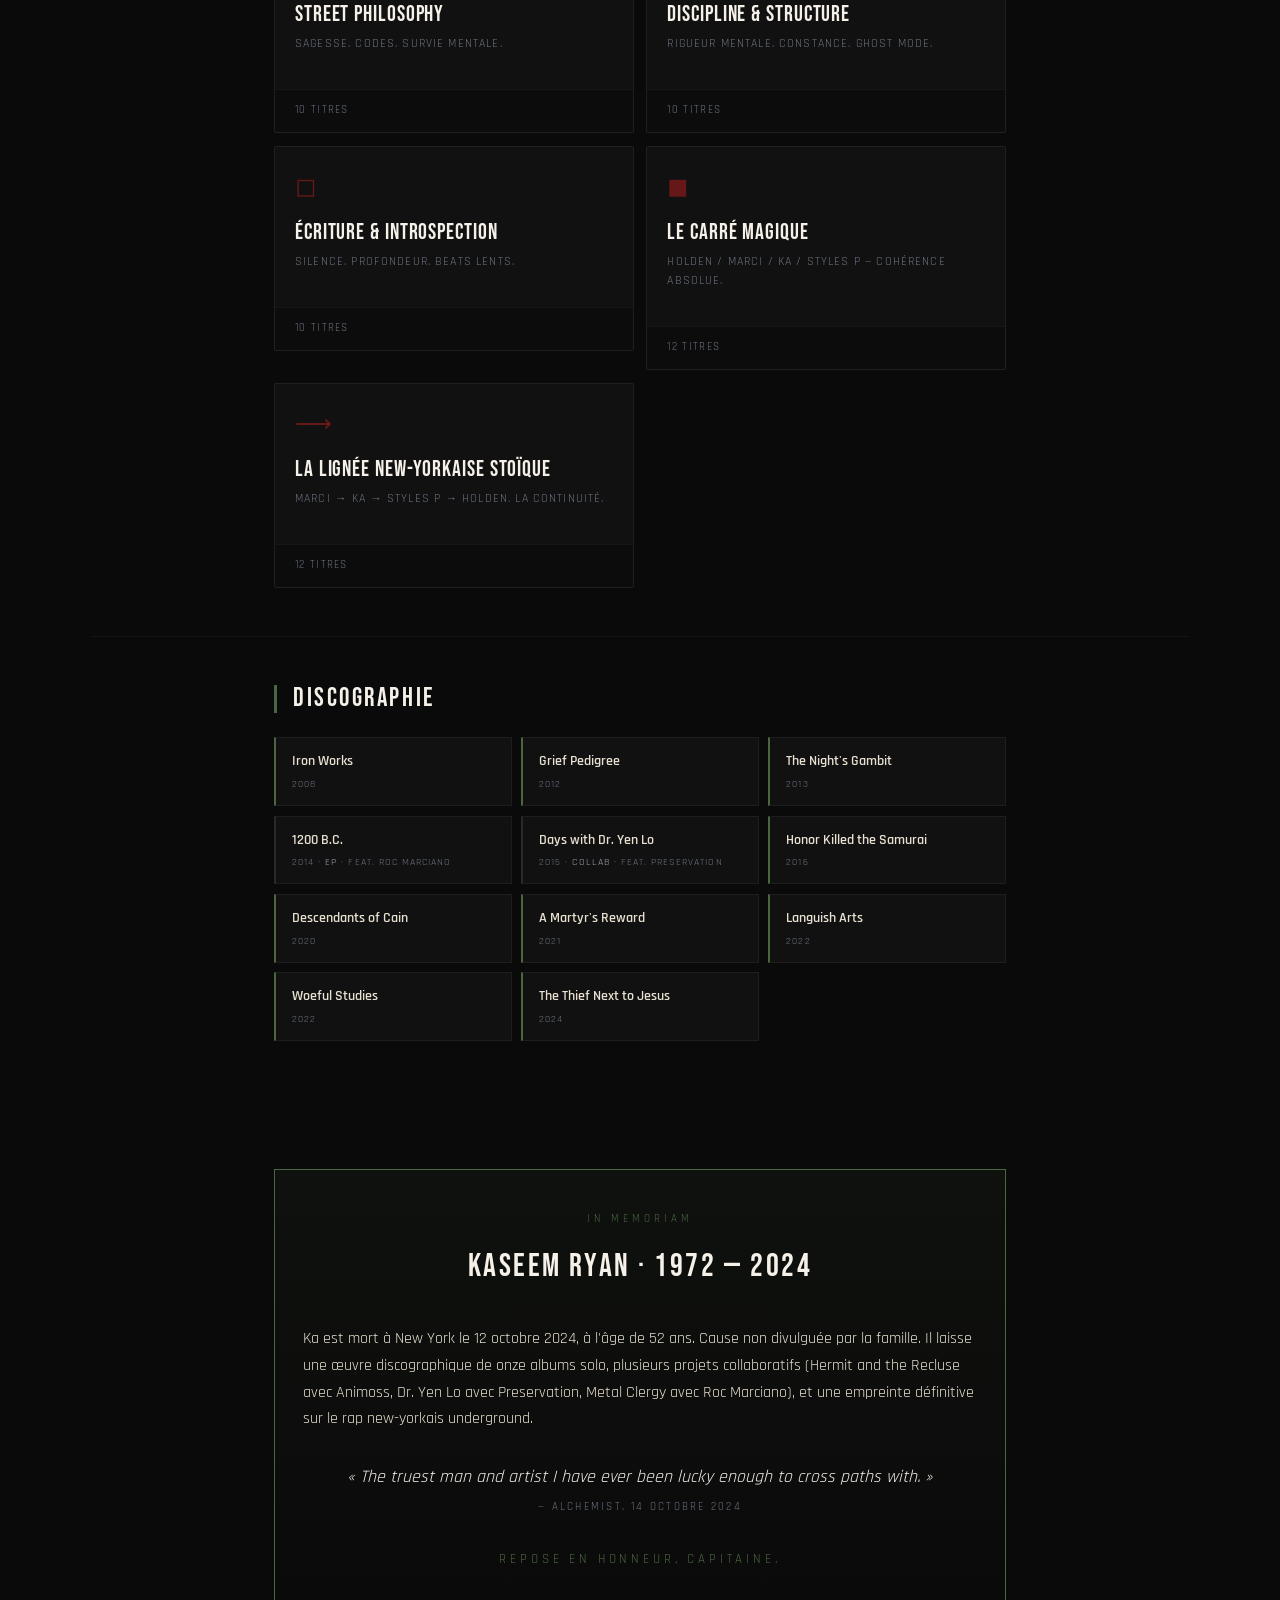
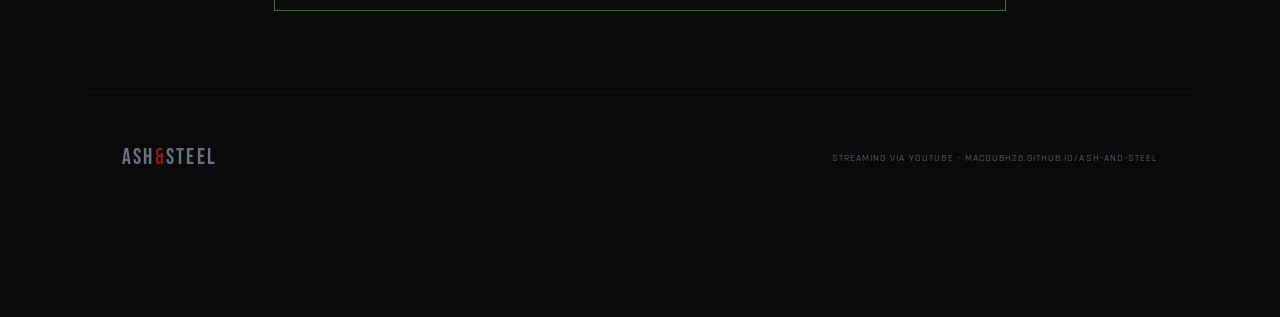
<file: ka.html>
<!DOCTYPE html>
<html lang="fr">
<head>
  <meta charset="UTF-8">
  <meta name="viewport" content="width=device-width, initial-scale=1.0">
  <meta name="description" content="Ka — Brownsville, Brooklyn. Le minimaliste absolu. 1972–2024.">
  <title>KA — ASH & STEEL</title>
  <link rel="stylesheet" href="style.css">
  <link rel="icon" href="data:image/svg+xml,<svg xmlns='http://www.w3.org/2000/svg' viewBox='0 0 100 100'><text y='.9em' font-size='90'>◆</text></svg>">
  <link rel="manifest" href="manifest.json">
  <meta name="theme-color" content="#0a0a0a">
  <meta name="apple-mobile-web-app-capable" content="yes">
  <meta name="apple-mobile-web-app-status-bar-style" content="black-translucent">
  <meta name="apple-mobile-web-app-title" content="ASH&STEEL">
  <link rel="apple-touch-icon" href="icons/icon-192.png">
  <style>
    /* Styles spécifiques aux pages artistes */
    .artist-page-hero {
      max-width: 900px;
      margin: 0 auto;
      padding: 4rem 1.5rem 2rem;
      text-align: center;
      border-bottom: 1px solid rgba(255,255,255,0.05);
    }
    .artist-page-eyebrow {
      font-family: 'Rajdhani', sans-serif;
      font-size: 0.75rem;
      letter-spacing: 0.25em;
      text-transform: uppercase;
      color: #4a6741;
      margin-bottom: 1rem;
    }
    .artist-page-name {
      font-family: 'Bebas Neue', sans-serif;
      font-size: clamp(4rem, 12vw, 8rem);
      line-height: 0.9;
      color: var(--blanc);
      letter-spacing: 0.05em;
      margin: 0 0 1.5rem;
    }
    .artist-page-meta {
      font-family: 'Rajdhani', sans-serif;
      font-size: 0.85rem;
      letter-spacing: 0.2em;
      text-transform: uppercase;
      color: var(--acier);
    }
    .artist-page-meta span.accent { color: #4a6741; }
    .artist-page-tagline {
      font-family: 'Rajdhani', sans-serif;
      font-style: italic;
      font-size: 1.05rem;
      color: var(--blanc2);
      max-width: 640px;
      margin: 1.5rem auto 0;
      line-height: 1.5;
    }
    .artist-page-section {
      max-width: 780px;
      margin: 0 auto;
      padding: 3rem 1.5rem;
    }
    .artist-page-section h2 {
      font-family: 'Bebas Neue', sans-serif;
      font-size: 1.6rem;
      color: var(--blanc);
      letter-spacing: 0.1em;
      font-weight: 400;
      margin: 0 0 1.5rem;
      border-left: 3px solid #4a6741;
      padding-left: 1rem;
    }
    .artist-bio-long p {
      font-family: 'Rajdhani', sans-serif;
      font-size: 1.05rem;
      line-height: 1.75;
      color: var(--blanc2);
      margin-bottom: 1.5rem;
    }
    .artist-quote {
      border-left: 3px solid #4a6741;
      padding: 1.5rem 1.5rem 1.5rem 2rem;
      margin: 2rem 0;
      background: var(--noir2);
    }
    .artist-quote-text {
      font-family: 'Rajdhani', sans-serif;
      font-style: italic;
      font-size: 1.2rem;
      line-height: 1.6;
      color: var(--blanc);
      margin-bottom: 0.75rem;
    }
    .artist-quote-source {
      font-family: 'Rajdhani', sans-serif;
      font-size: 0.7rem;
      letter-spacing: 0.2em;
      text-transform: uppercase;
      color: #4a6741;
    }
    .artist-why {
      background: var(--noir2);
      border: 1px solid rgba(74,103,65,0.2);
      padding: 1.75rem;
      margin: 2rem 0;
    }
    .artist-why p {
      font-family: 'Rajdhani', sans-serif;
      font-size: 1rem;
      line-height: 1.7;
      color: var(--blanc2);
      margin: 0;
    }
    .memorial {
      max-width: 780px;
      margin: 2rem auto;
      padding: 2.5rem 1.75rem;
      border: 1px solid #4a6741;
      background: linear-gradient(180deg, rgba(74,103,65,0.08) 0%, rgba(10,10,10,0) 100%);
      text-align: center;
    }
    .memorial-label {
      font-family: 'Rajdhani', sans-serif;
      font-size: 0.7rem;
      letter-spacing: 0.35em;
      text-transform: uppercase;
      color: #4a6741;
      margin-bottom: 0.75rem;
    }
    .memorial-name {
      font-family: 'Bebas Neue', sans-serif;
      font-size: 2rem;
      color: var(--blanc);
      letter-spacing: 0.08em;
      margin-bottom: 2rem;
    }
    .memorial-text {
      font-family: 'Rajdhani', sans-serif;
      font-size: 0.98rem;
      line-height: 1.7;
      color: var(--blanc2);
      margin-bottom: 2rem;
      text-align: left;
    }
    .memorial-tribute {
      font-family: 'Rajdhani', sans-serif;
      font-style: italic;
      font-size: 1.1rem;
      color: var(--blanc);
      line-height: 1.5;
      margin: 1.5rem 0 0.5rem;
    }
    .memorial-tribute-source {
      font-family: 'Rajdhani', sans-serif;
      font-size: 0.7rem;
      letter-spacing: 0.2em;
      text-transform: uppercase;
      color: var(--acier);
    }
    .memorial-closing {
      margin-top: 2rem;
      font-family: 'Rajdhani', sans-serif;
      font-size: 0.8rem;
      letter-spacing: 0.3em;
      text-transform: uppercase;
      color: #4a6741;
    }
    .artist-playlists-grid {
      display: grid;
      grid-template-columns: repeat(auto-fill, minmax(260px, 1fr));
      gap: 0.8rem;
    }
    .artist-disco-grid {
      display: grid;
      grid-template-columns: repeat(auto-fill, minmax(220px, 1fr));
      gap: 0.6rem;
    }
    .btn-back-home {
      display: inline-block;
      font-family: 'Rajdhani', sans-serif;
      font-size: 0.75rem;
      letter-spacing: 0.2em;
      text-transform: uppercase;
      color: var(--acier);
      text-decoration: none;
      padding: 0.5rem 1rem;
      border: 1px solid rgba(255,255,255,0.1);
      transition: all 0.2s;
    }
    .btn-back-home:hover {
      color: var(--blanc);
      border-color: #4a6741;
    }
  </style>
</head>
<body>
  <!-- NAV -->
  <nav class="nav">
    <div class="nav-logo"><a href="index.html" style="color:inherit;text-decoration:none;">ASH<span>&</span>STEEL</a></div>
    <ul class="nav-links">
      <li><a href="index.html#playlists">Playlists</a></li>
      <li><a href="index.html#artistes" class="active">Artistes</a></li>
      <li><a href="index.html#discographies">Discographies</a></li>
    </ul>
  </nav>

  <!-- HERO ARTISTE -->
  <header class="artist-page-hero">
    <div style="margin-bottom:1.5rem;"><a href="index.html" class="btn-back-home">← Retour accueil</a></div>
    <div class="artist-page-eyebrow" id="artistEyebrow">Chargement…</div>
    <h1 class="artist-page-name" id="artistName">KA</h1>
    <div class="artist-page-meta" id="artistMeta"></div>
    <div class="artist-page-tagline" id="artistTagline"></div>
  </header>

  <!-- BIO LONGUE -->
  <section class="artist-page-section">
    <h2>Biographie</h2>
    <div class="artist-bio-long" id="artistBioLong"></div>
  </section>

  <!-- CITATION -->
  <section class="artist-page-section" style="padding-top:0;">
    <div class="artist-quote">
      <div class="artist-quote-text" id="artistQuote"></div>
      <div class="artist-quote-source" id="artistQuoteSource"></div>
    </div>
  </section>

  <!-- POURQUOI ICI -->
  <section class="artist-page-section" style="padding-top:0;">
    <h2>Pourquoi dans ASH & STEEL</h2>
    <div class="artist-why"><p id="artistWhy"></p></div>
  </section>

  <div class="divider"></div>

  <!-- PLAYLISTS LIÉES -->
  <section class="artist-page-section">
    <h2>Playlists dédiées</h2>
    <div class="artist-playlists-grid" id="artistPlaylists"></div>
  </section>

  <div class="divider"></div>

  <!-- DISCOGRAPHIE -->
  <section class="artist-page-section">
    <h2>Discographie</h2>
    <div class="artist-disco-grid" id="artistDisco"></div>
  </section>

  <!-- MÉMORIAL -->
  <section class="artist-page-section">
    <div class="memorial">
      <div class="memorial-label">In Memoriam</div>
      <div class="memorial-name">Kaseem Ryan · 1972 — 2024</div>
      <div class="memorial-text" id="memorialText"></div>
      <div class="memorial-tribute" id="memorialTribute"></div>
      <div class="memorial-tribute-source" id="memorialTributeSource"></div>
      <div class="memorial-closing">Repose en honneur, capitaine.</div>
    </div>
  </section>

  <!-- FOOTER -->
  <footer class="footer">
    <div class="footer-logo">ASH<span>&</span>STEEL</div>
    <div class="footer-note">Streaming via YouTube · macdubh28.github.io/ash-and-steel</div>
  </footer>

  <!-- YOUTUBE MINI PLAYER (identique à l'index) -->
  <div id="yt-player-wrap">
    <div class="player-progress"><div class="player-progress-bar" id="progressBar"></div></div>
    <div id="yt-player-frame"></div>
    <div class="player-thumb" id="playerThumb">◆</div>
    <div class="player-info">
      <div class="player-track" id="playerTrack">–</div>
      <div class="player-artist" id="playerArtist">Sélectionner une playlist</div>
    </div>
    <div class="player-playlist" id="playerPlaylist">–</div>
    <div class="player-controls">
      <button class="player-btn" id="btnPrev" title="Précédent">&#9664;&#9664;</button>
      <button class="player-btn main" id="btnPlay" title="Lecture / Pause">&#9654;</button>
      <button class="player-btn" id="btnNext" title="Suivant">&#9654;&#9654;</button>
    </div>
  </div>

  <script src="data.js"></script>
  <script>
    const ARTIST_ID = 'ka';
    const artist = ASH_DATA.artists[ARTIST_ID];
    const accentColor = '#4a6741';

    // Remplissage du hero
    document.getElementById('artistEyebrow').textContent = artist.origin + ' · ' + artist.years;
    document.getElementById('artistName').textContent = artist.name.toUpperCase();
    document.getElementById('artistMeta').innerHTML = '<span class="accent">' + artist.origin + '</span> &nbsp;·&nbsp; ' + artist.years;
    document.getElementById('artistTagline').textContent = artist.bio;

    // Bio longue avec vrais paragraphes
    const bioHTML = artist.bioLong.split('\n\n').map(p => '<p>' + p + '</p>').join('');
    document.getElementById('artistBioLong').innerHTML = bioHTML;

    // Citation
    document.getElementById('artistQuote').textContent = '« ' + artist.quote + ' »';
    document.getElementById('artistQuoteSource').textContent = '— ' + artist.quoteSource;

    // Pourquoi ici
    document.getElementById('artistWhy').textContent = artist.whyHere;

    // Mémorial (uniquement pour Ka)
    if (artist.memorial) {
      document.getElementById('memorialText').textContent = artist.memorial;
      document.getElementById('memorialTribute').textContent = '« ' + artist.memorialTribute + ' »';
      document.getElementById('memorialTributeSource').textContent = '— ' + artist.memorialTributeSource;
    }

    // Playlists liées : on filtre celles où Ka apparaît
    const relatedPlaylists = ASH_DATA.playlists.filter(pl =>
      pl.tracks.some(t => t.artist && t.artist.toLowerCase().includes('ka')) &&
      (pl.id.toLowerCase().includes('ka') || pl.tracks.filter(t => t.artist && t.artist.toLowerCase() === 'ka').length >= 2)
    );
    const playlistsContainer = document.getElementById('artistPlaylists');
    if (relatedPlaylists.length === 0) {
      playlistsContainer.innerHTML = '<div style="color:var(--acier);font-family:\'Rajdhani\',sans-serif;font-size:0.9rem;">Ka apparaît dans plusieurs playlists transversales. Voir la section Playlists sur l\'accueil.</div>';
    } else {
      playlistsContainer.innerHTML = relatedPlaylists.map(pl => `
        <a href="index.html#playlists" style="text-decoration:none;">
          <div class="playlist-card" data-id="${pl.id}" style="cursor:pointer;">
            <div class="card-inner">
              <span class="card-icon">${pl.icon}</span>
              <div class="card-title">${pl.title}</div>
              <div class="card-subtitle">${pl.subtitle}</div>
            </div>
            <div class="card-footer">
              <span class="card-count">${pl.tracks.length} titres</span>
            </div>
          </div>
        </a>`).join('');
    }

    // Discographie
    document.getElementById('artistDisco').innerHTML = artist.albums.map(album => `
      <div style="background:var(--noir2);border:1px solid rgba(255,255,255,0.05);padding:0.75rem 1rem;border-left:2px solid ${album.type === 'LP' ? accentColor : 'rgba(255,255,255,0.1)'};">
        <div style="font-family:'Rajdhani',sans-serif;font-size:0.85rem;font-weight:600;color:var(--blanc2);margin-bottom:0.2rem;">${album.title}</div>
        <div style="font-family:'Rajdhani',sans-serif;font-size:0.65rem;letter-spacing:0.1em;text-transform:uppercase;color:var(--acier);">
          ${album.year}${album.type !== 'LP' ? ` · <span style="color:var(--acier2);">${album.type}</span>` : ''}${album.feat ? ` · feat. ${album.feat}` : ''}
        </div>
      </div>`).join('');
  </script>

  <!-- PWA Service Worker -->
  <script>
    if ('serviceWorker' in navigator) {
      window.addEventListener('load', () => {
        navigator.serviceWorker.register('/ash-and-steel/sw.js', { scope: '/ash-and-steel/' })
          .then(reg => console.log('SW OK:', reg.scope))
          .catch(err => console.log('SW erreur:', err));
      });
    }
  </script>
</body>
</html>
</file>
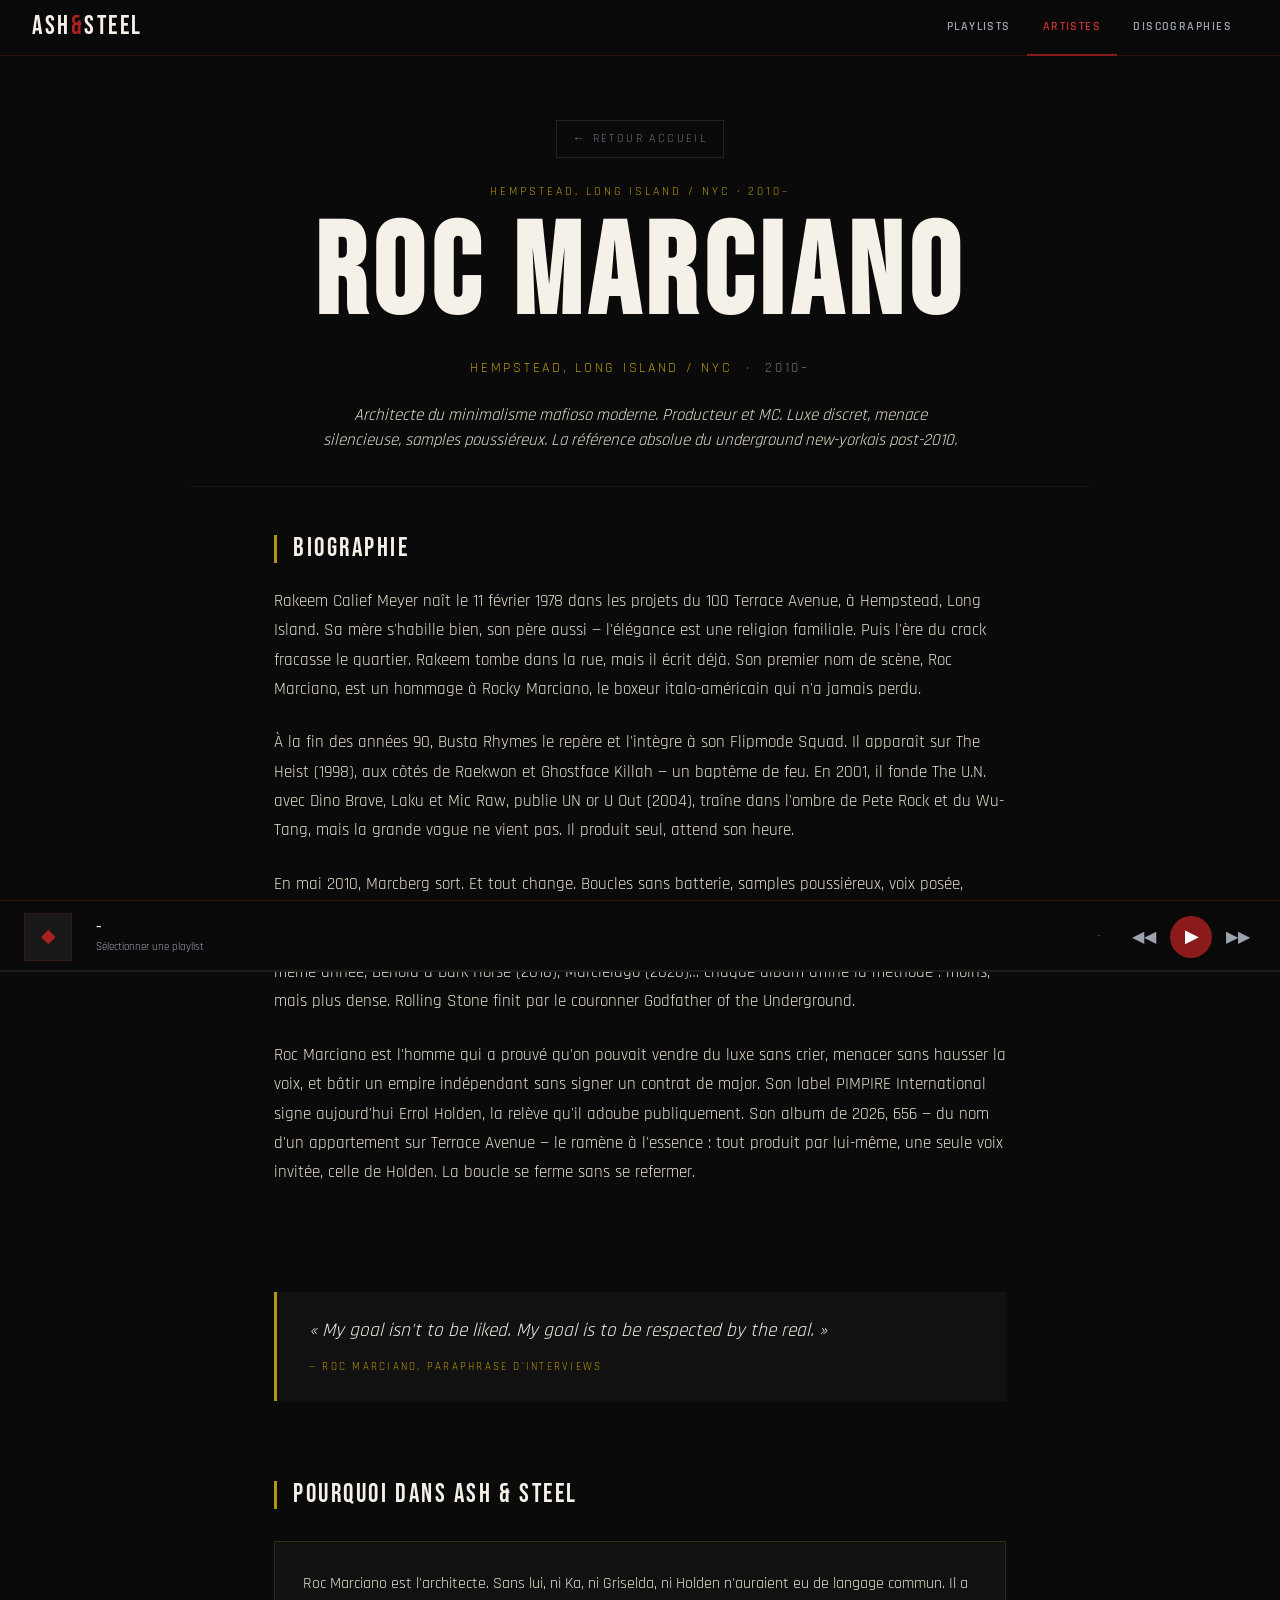
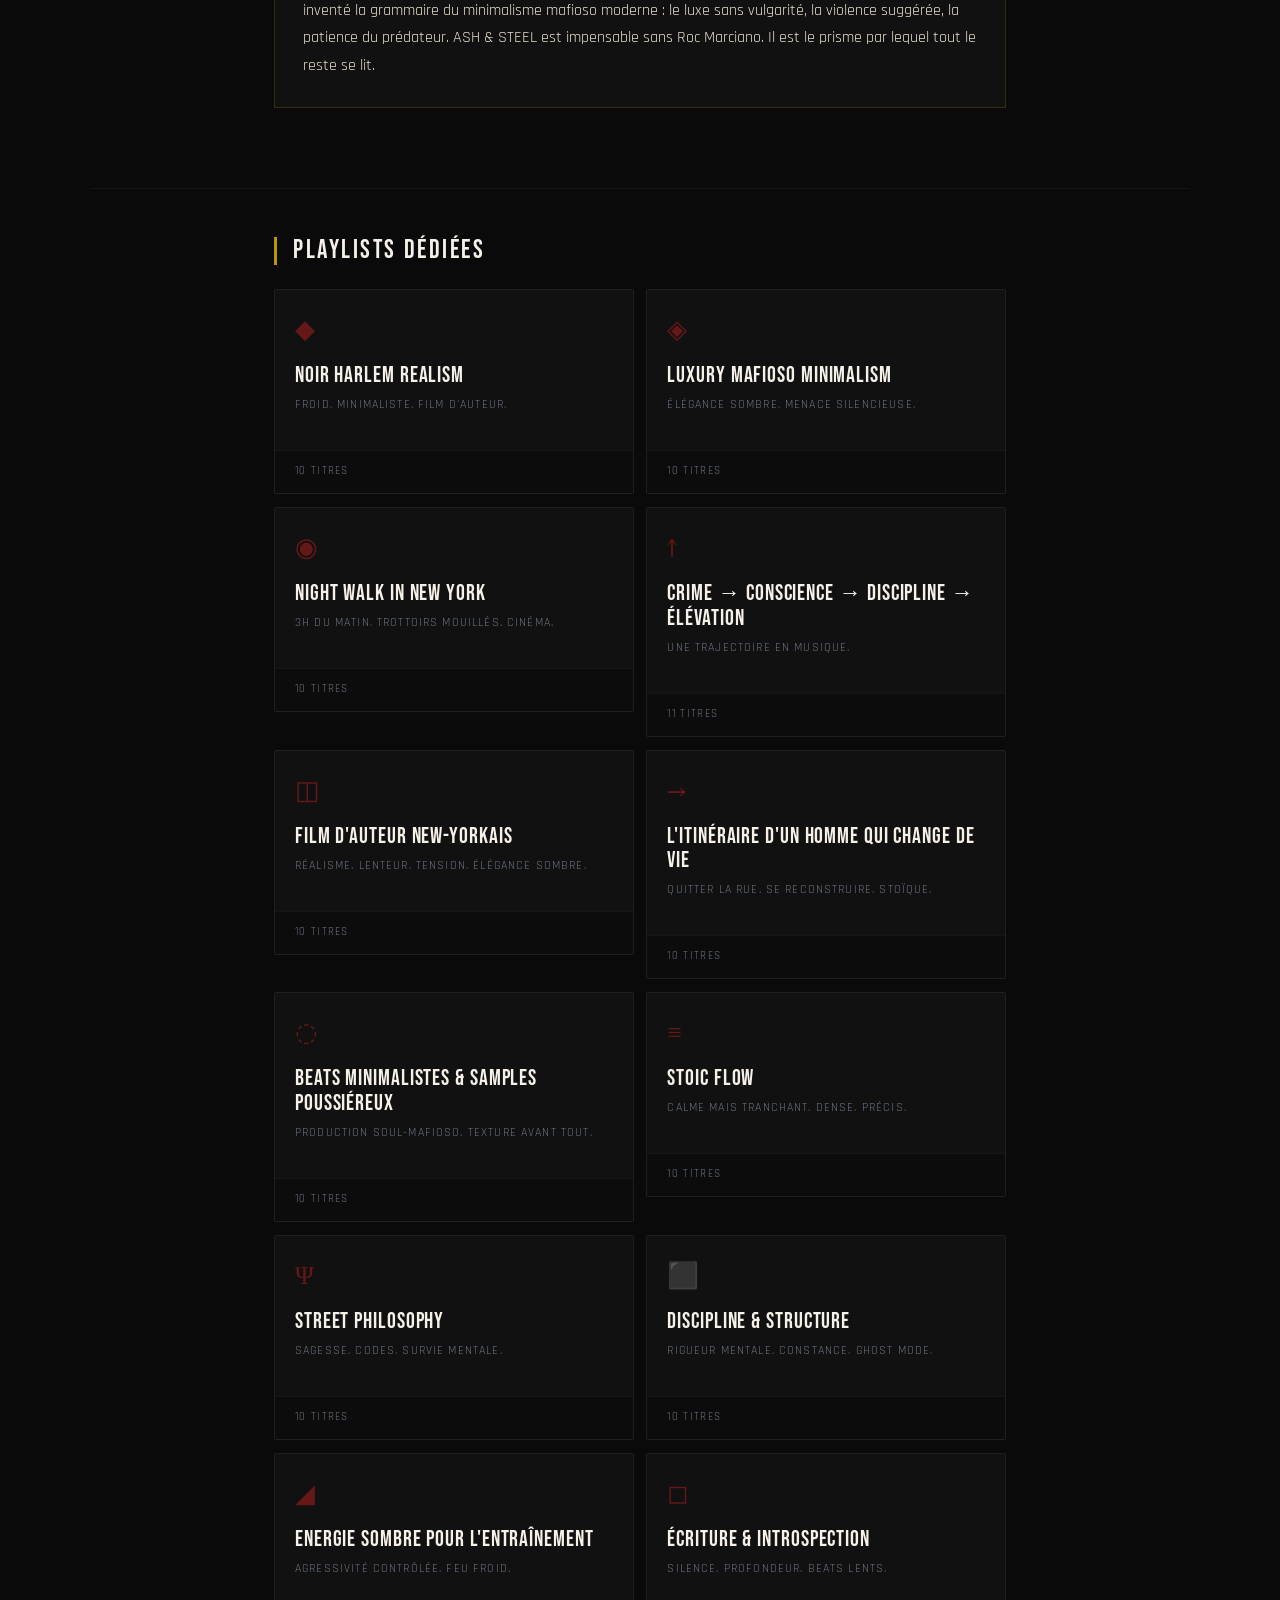
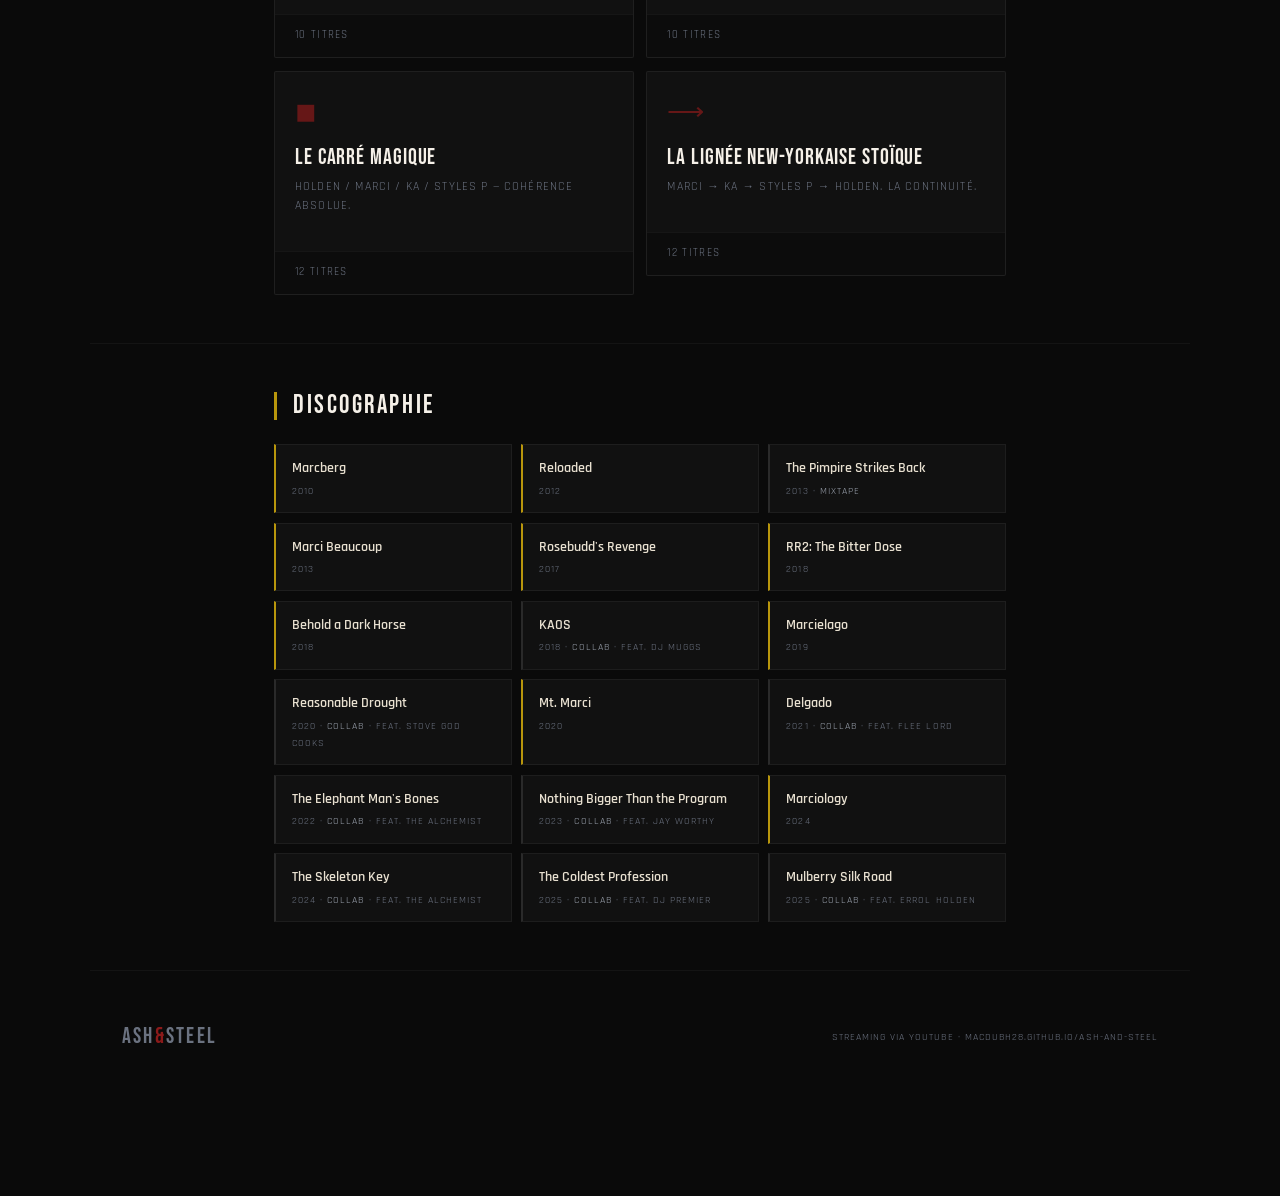
<file: marciano.html>
<!DOCTYPE html>
<html lang="fr">
<head>
  <meta charset="UTF-8">
  <meta name="viewport" content="width=device-width, initial-scale=1.0">
  <meta name="description" content="Roc Marciano — Hempstead, Long Island. L'architecte. Godfather of the Underground.">
  <title>ROC MARCIANO — ASH & STEEL</title>
  <link rel="stylesheet" href="style.css">
  <link rel="icon" href="data:image/svg+xml,<svg xmlns='http://www.w3.org/2000/svg' viewBox='0 0 100 100'><text y='.9em' font-size='90'>◆</text></svg>">
  <link rel="manifest" href="manifest.json">
  <meta name="theme-color" content="#0a0a0a">
  <meta name="apple-mobile-web-app-capable" content="yes">
  <meta name="apple-mobile-web-app-status-bar-style" content="black-translucent">
  <meta name="apple-mobile-web-app-title" content="ASH&STEEL">
  <link rel="apple-touch-icon" href="icons/icon-192.png">
  <style>
    .artist-page-hero { max-width:900px; margin:0 auto; padding:4rem 1.5rem 2rem; text-align:center; border-bottom:1px solid rgba(255,255,255,0.05); }
    .artist-page-eyebrow { font-family:'Rajdhani',sans-serif; font-size:0.75rem; letter-spacing:0.25em; text-transform:uppercase; color:#b8960c; margin-bottom:1rem; }
    .artist-page-name { font-family:'Bebas Neue',sans-serif; font-size:clamp(4rem,12vw,8rem); line-height:0.9; color:var(--blanc); letter-spacing:0.05em; margin:0 0 1.5rem; }
    .artist-page-meta { font-family:'Rajdhani',sans-serif; font-size:0.85rem; letter-spacing:0.2em; text-transform:uppercase; color:var(--acier); }
    .artist-page-meta span.accent { color:#b8960c; }
    .artist-page-tagline { font-family:'Rajdhani',sans-serif; font-style:italic; font-size:1.05rem; color:var(--blanc2); max-width:640px; margin:1.5rem auto 0; line-height:1.5; }
    .artist-page-section { max-width:780px; margin:0 auto; padding:3rem 1.5rem; }
    .artist-page-section h2 { font-family:'Bebas Neue',sans-serif; font-size:1.6rem; color:var(--blanc); letter-spacing:0.1em; font-weight:400; margin:0 0 1.5rem; border-left:3px solid #b8960c; padding-left:1rem; }
    .artist-bio-long p { font-family:'Rajdhani',sans-serif; font-size:1.05rem; line-height:1.75; color:var(--blanc2); margin-bottom:1.5rem; }
    .artist-quote { border-left:3px solid #b8960c; padding:1.5rem 1.5rem 1.5rem 2rem; margin:2rem 0; background:var(--noir2); }
    .artist-quote-text { font-family:'Rajdhani',sans-serif; font-style:italic; font-size:1.2rem; line-height:1.6; color:var(--blanc); margin-bottom:0.75rem; }
    .artist-quote-source { font-family:'Rajdhani',sans-serif; font-size:0.7rem; letter-spacing:0.2em; text-transform:uppercase; color:#b8960c; }
    .artist-why { background:var(--noir2); border:1px solid rgba(184,150,12,0.2); padding:1.75rem; margin:2rem 0; }
    .artist-why p { font-family:'Rajdhani',sans-serif; font-size:1rem; line-height:1.7; color:var(--blanc2); margin:0; }
    .artist-playlists-grid { display:grid; grid-template-columns:repeat(auto-fill,minmax(260px,1fr)); gap:0.8rem; }
    .artist-disco-grid { display:grid; grid-template-columns:repeat(auto-fill,minmax(220px,1fr)); gap:0.6rem; }
    .btn-back-home { display:inline-block; font-family:'Rajdhani',sans-serif; font-size:0.75rem; letter-spacing:0.2em; text-transform:uppercase; color:var(--acier); text-decoration:none; padding:0.5rem 1rem; border:1px solid rgba(255,255,255,0.1); transition:all 0.2s; }
    .btn-back-home:hover { color:var(--blanc); border-color:#b8960c; }
  </style>
</head>
<body>
  <nav class="nav">
    <div class="nav-logo"><a href="index.html" style="color:inherit;text-decoration:none;">ASH<span>&</span>STEEL</a></div>
    <ul class="nav-links">
      <li><a href="index.html#playlists">Playlists</a></li>
      <li><a href="index.html#artistes" class="active">Artistes</a></li>
      <li><a href="index.html#discographies">Discographies</a></li>
    </ul>
  </nav>

  <header class="artist-page-hero">
    <div style="margin-bottom:1.5rem;"><a href="index.html" class="btn-back-home">← Retour accueil</a></div>
    <div class="artist-page-eyebrow" id="artistEyebrow">Chargement…</div>
    <h1 class="artist-page-name" id="artistName">ROC MARCIANO</h1>
    <div class="artist-page-meta" id="artistMeta"></div>
    <div class="artist-page-tagline" id="artistTagline"></div>
  </header>

  <section class="artist-page-section">
    <h2>Biographie</h2>
    <div class="artist-bio-long" id="artistBioLong"></div>
  </section>

  <section class="artist-page-section" style="padding-top:0;">
    <div class="artist-quote">
      <div class="artist-quote-text" id="artistQuote"></div>
      <div class="artist-quote-source" id="artistQuoteSource"></div>
    </div>
  </section>

  <section class="artist-page-section" style="padding-top:0;">
    <h2>Pourquoi dans ASH & STEEL</h2>
    <div class="artist-why"><p id="artistWhy"></p></div>
  </section>

  <div class="divider"></div>

  <section class="artist-page-section">
    <h2>Playlists dédiées</h2>
    <div class="artist-playlists-grid" id="artistPlaylists"></div>
  </section>

  <div class="divider"></div>

  <section class="artist-page-section">
    <h2>Discographie</h2>
    <div class="artist-disco-grid" id="artistDisco"></div>
  </section>

  <footer class="footer">
    <div class="footer-logo">ASH<span>&</span>STEEL</div>
    <div class="footer-note">Streaming via YouTube · macdubh28.github.io/ash-and-steel</div>
  </footer>

  <div id="yt-player-wrap">
    <div class="player-progress"><div class="player-progress-bar" id="progressBar"></div></div>
    <div id="yt-player-frame"></div>
    <div class="player-thumb" id="playerThumb">◆</div>
    <div class="player-info">
      <div class="player-track" id="playerTrack">–</div>
      <div class="player-artist" id="playerArtist">Sélectionner une playlist</div>
    </div>
    <div class="player-playlist" id="playerPlaylist">–</div>
    <div class="player-controls">
      <button class="player-btn" id="btnPrev">&#9664;&#9664;</button>
      <button class="player-btn main" id="btnPlay">&#9654;</button>
      <button class="player-btn" id="btnNext">&#9654;&#9654;</button>
    </div>
  </div>

  <script src="data.js"></script>
  <script>
    const ARTIST_ID = 'marciano';
    const artist = ASH_DATA.artists[ARTIST_ID];
    const accentColor = '#b8960c';

    document.getElementById('artistEyebrow').textContent = artist.origin + ' · ' + artist.years;
    document.getElementById('artistName').textContent = artist.name.toUpperCase();
    document.getElementById('artistMeta').innerHTML = '<span class="accent">' + artist.origin + '</span> &nbsp;·&nbsp; ' + artist.years;
    document.getElementById('artistTagline').textContent = artist.bio;

    document.getElementById('artistBioLong').innerHTML = artist.bioLong.split('\n\n').map(p => '<p>' + p + '</p>').join('');
    document.getElementById('artistQuote').textContent = '« ' + artist.quote + ' »';
    document.getElementById('artistQuoteSource').textContent = '— ' + artist.quoteSource;
    document.getElementById('artistWhy').textContent = artist.whyHere;

    // Playlists liées : on regarde où Roc Marciano / Marci apparaît
    const relatedPlaylists = ASH_DATA.playlists.filter(pl =>
      pl.tracks.some(t => t.artist && (t.artist.toLowerCase().includes('marciano') || t.artist.toLowerCase().includes('marci')))
    );
    const playlistsContainer = document.getElementById('artistPlaylists');
    if (relatedPlaylists.length === 0) {
      playlistsContainer.innerHTML = '<div style="color:var(--acier);font-family:\'Rajdhani\',sans-serif;font-size:0.9rem;">Roc Marciano apparaît dans plusieurs playlists transversales. Voir la section Playlists sur l\'accueil.</div>';
    } else {
      playlistsContainer.innerHTML = relatedPlaylists.map(pl => `
        <a href="index.html#playlists" style="text-decoration:none;">
          <div class="playlist-card" data-id="${pl.id}" style="cursor:pointer;">
            <div class="card-inner">
              <span class="card-icon">${pl.icon}</span>
              <div class="card-title">${pl.title}</div>
              <div class="card-subtitle">${pl.subtitle}</div>
            </div>
            <div class="card-footer">
              <span class="card-count">${pl.tracks.length} titres</span>
            </div>
          </div>
        </a>`).join('');
    }

    document.getElementById('artistDisco').innerHTML = artist.albums.map(album => `
      <div style="background:var(--noir2);border:1px solid rgba(255,255,255,0.05);padding:0.75rem 1rem;border-left:2px solid ${album.type === 'LP' ? accentColor : 'rgba(255,255,255,0.1)'};">
        <div style="font-family:'Rajdhani',sans-serif;font-size:0.85rem;font-weight:600;color:var(--blanc2);margin-bottom:0.2rem;">${album.title}</div>
        <div style="font-family:'Rajdhani',sans-serif;font-size:0.65rem;letter-spacing:0.1em;text-transform:uppercase;color:var(--acier);">
          ${album.year}${album.type !== 'LP' ? ` · <span style="color:var(--acier2);">${album.type}</span>` : ''}${album.feat ? ` · feat. ${album.feat}` : ''}
        </div>
      </div>`).join('');
  </script>

  <script>
    if ('serviceWorker' in navigator) {
      window.addEventListener('load', () => {
        navigator.serviceWorker.register('/ash-and-steel/sw.js', { scope: '/ash-and-steel/' })
          .then(reg => console.log('SW OK:', reg.scope))
          .catch(err => console.log('SW erreur:', err));
      });
    }
  </script>
</body>
</html>
</file>
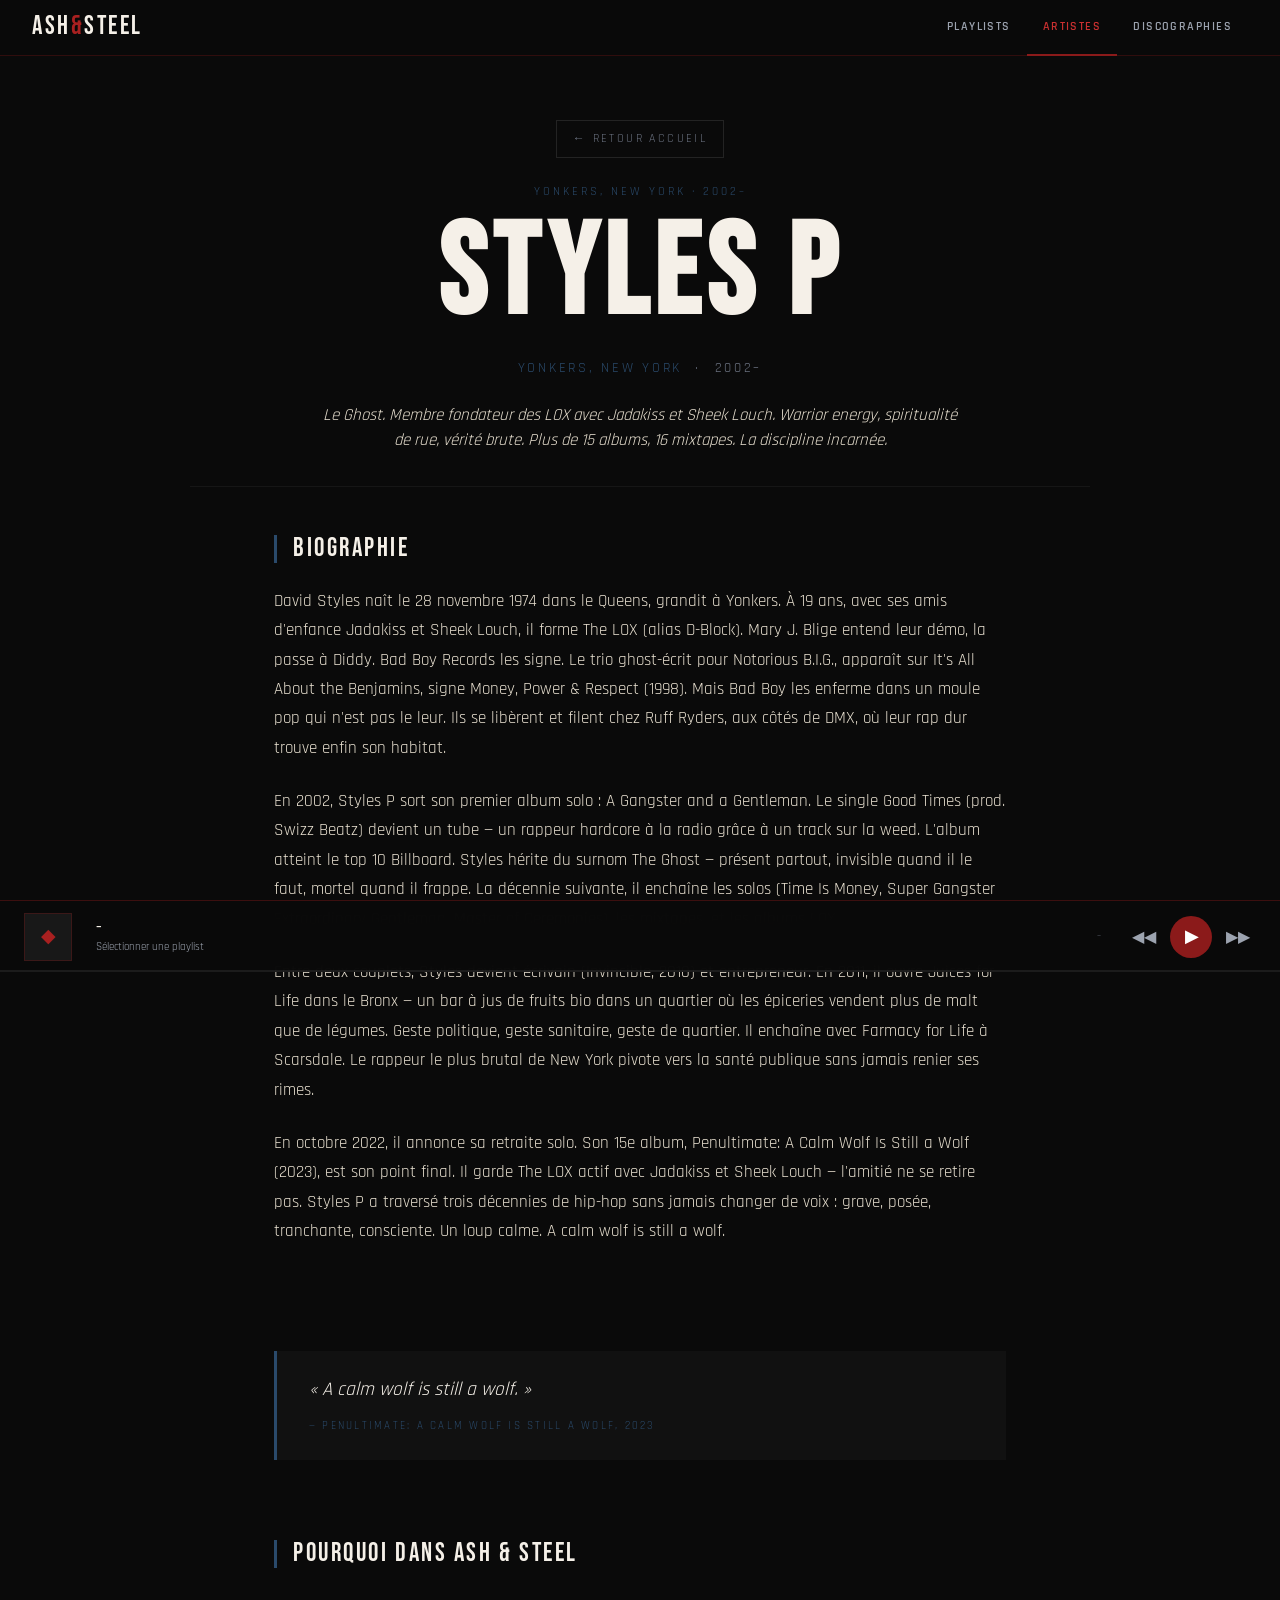
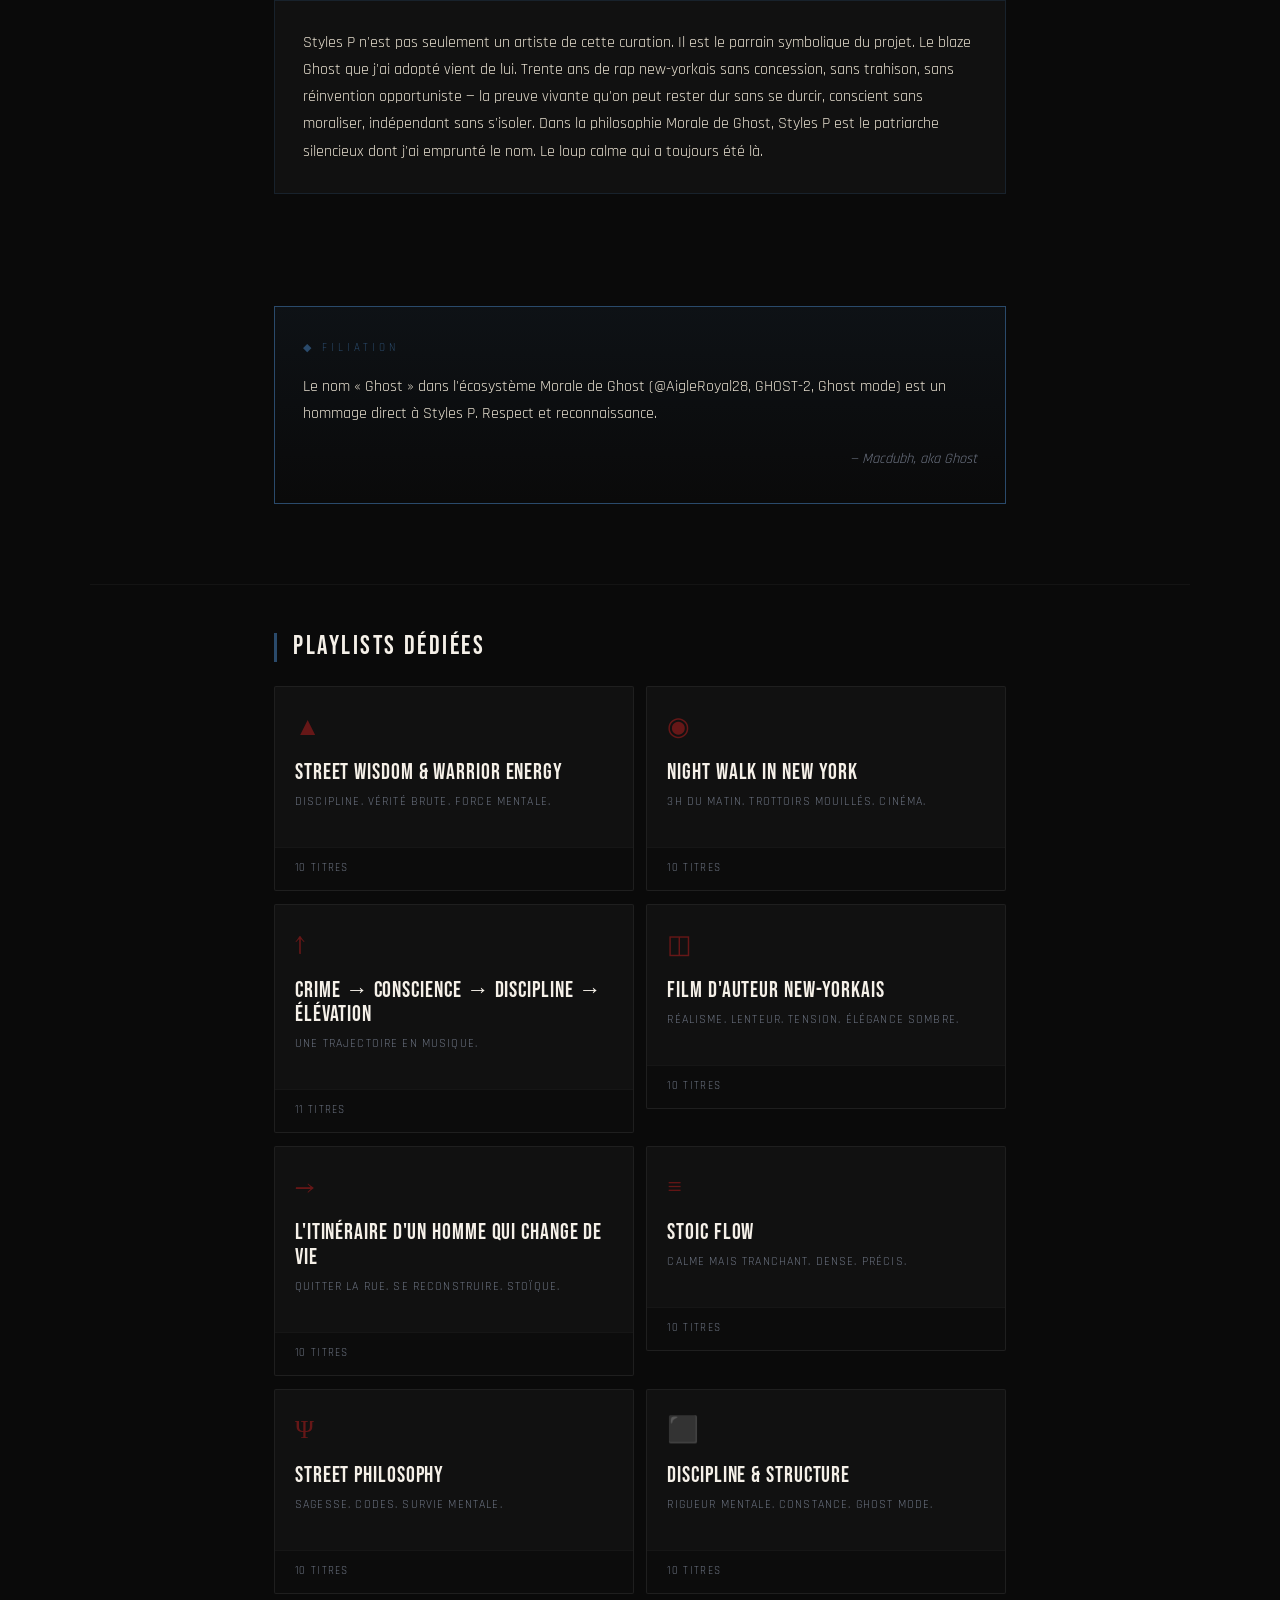
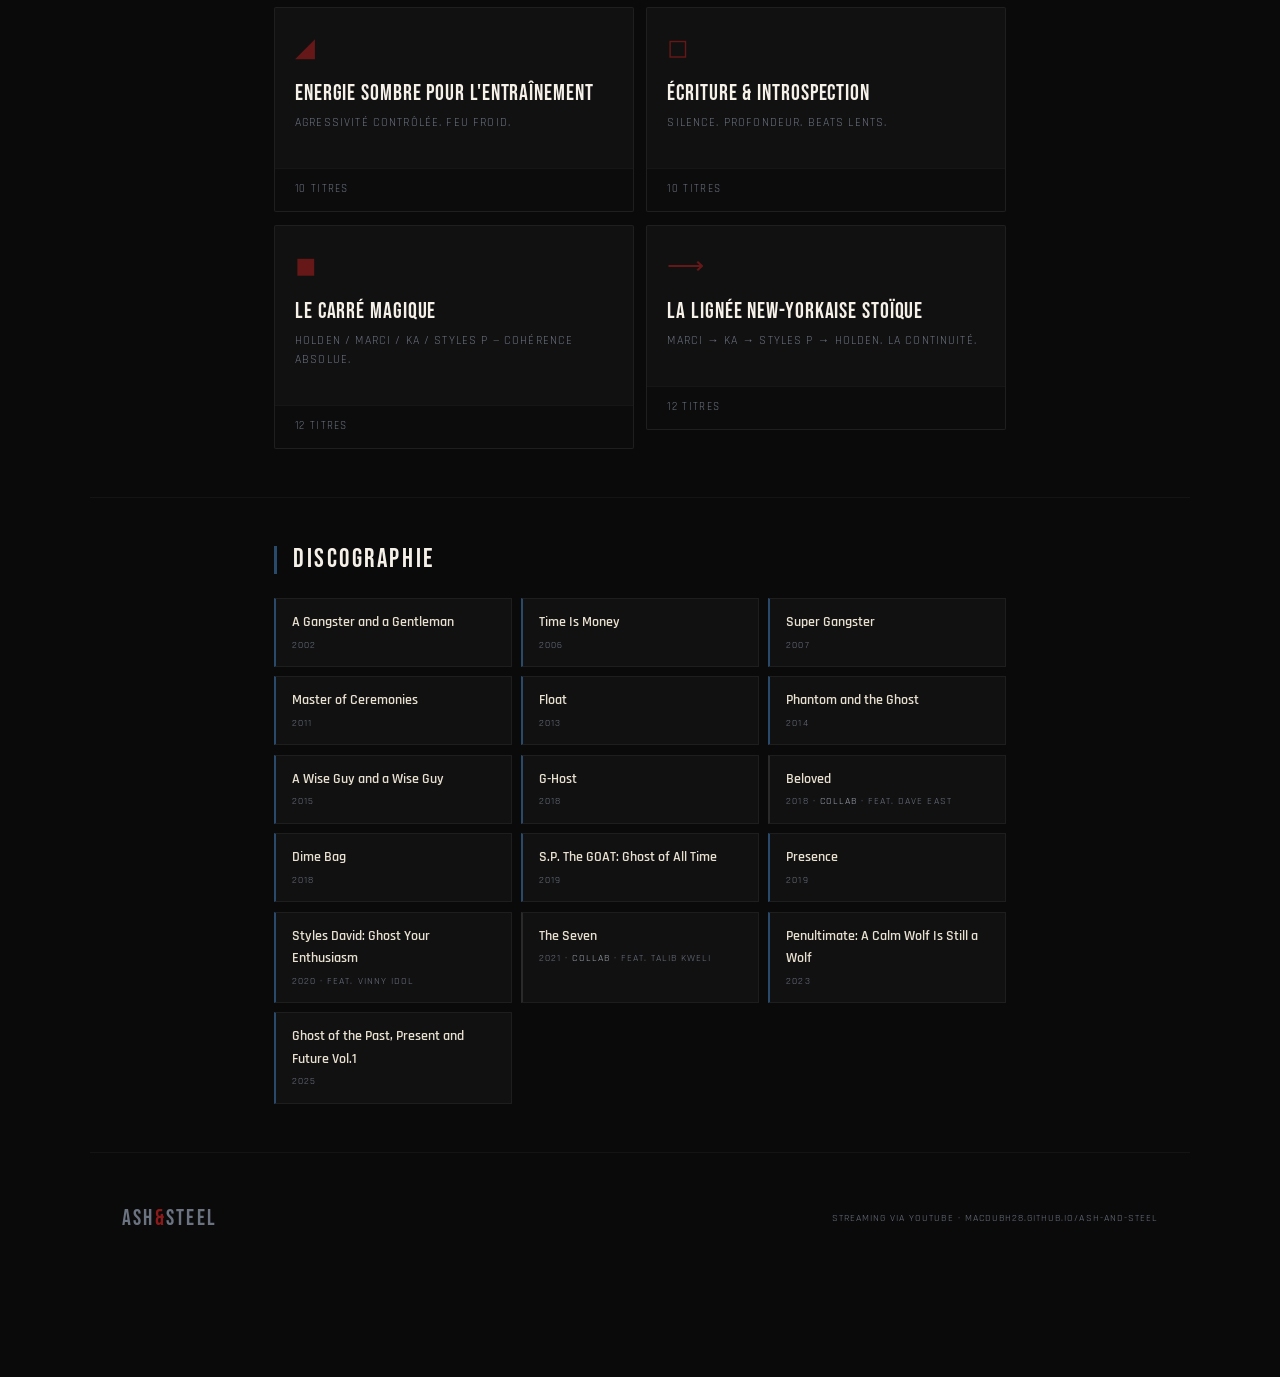
<file: stylesp.html>
<!DOCTYPE html>
<html lang="fr">
<head>
  <meta charset="UTF-8">
  <meta name="viewport" content="width=device-width, initial-scale=1.0">
  <meta name="description" content="Styles P — Yonkers. The Ghost. Parrain symbolique d'ASH & STEEL. Le loup calme qui a toujours été là.">
  <title>STYLES P — ASH & STEEL</title>
  <link rel="stylesheet" href="style.css">
  <link rel="icon" href="data:image/svg+xml,<svg xmlns='http://www.w3.org/2000/svg' viewBox='0 0 100 100'><text y='.9em' font-size='90'>◆</text></svg>">
  <link rel="manifest" href="manifest.json">
  <meta name="theme-color" content="#0a0a0a">
  <meta name="apple-mobile-web-app-capable" content="yes">
  <meta name="apple-mobile-web-app-status-bar-style" content="black-translucent">
  <meta name="apple-mobile-web-app-title" content="ASH&STEEL">
  <link rel="apple-touch-icon" href="icons/icon-192.png">
  <style>
    .artist-page-hero { max-width:900px; margin:0 auto; padding:4rem 1.5rem 2rem; text-align:center; border-bottom:1px solid rgba(255,255,255,0.05); }
    .artist-page-eyebrow { font-family:'Rajdhani',sans-serif; font-size:0.75rem; letter-spacing:0.25em; text-transform:uppercase; color:#2a4a6b; margin-bottom:1rem; }
    .artist-page-name { font-family:'Bebas Neue',sans-serif; font-size:clamp(4rem,12vw,8rem); line-height:0.9; color:var(--blanc); letter-spacing:0.05em; margin:0 0 1.5rem; }
    .artist-page-meta { font-family:'Rajdhani',sans-serif; font-size:0.85rem; letter-spacing:0.2em; text-transform:uppercase; color:var(--acier); }
    .artist-page-meta span.accent { color:#2a4a6b; }
    .artist-page-tagline { font-family:'Rajdhani',sans-serif; font-style:italic; font-size:1.05rem; color:var(--blanc2); max-width:640px; margin:1.5rem auto 0; line-height:1.5; }
    .artist-page-section { max-width:780px; margin:0 auto; padding:3rem 1.5rem; }
    .artist-page-section h2 { font-family:'Bebas Neue',sans-serif; font-size:1.6rem; color:var(--blanc); letter-spacing:0.1em; font-weight:400; margin:0 0 1.5rem; border-left:3px solid #2a4a6b; padding-left:1rem; }
    .artist-bio-long p { font-family:'Rajdhani',sans-serif; font-size:1.05rem; line-height:1.75; color:var(--blanc2); margin-bottom:1.5rem; }
    .artist-quote { border-left:3px solid #2a4a6b; padding:1.5rem 1.5rem 1.5rem 2rem; margin:2rem 0; background:var(--noir2); }
    .artist-quote-text { font-family:'Rajdhani',sans-serif; font-style:italic; font-size:1.2rem; line-height:1.6; color:var(--blanc); margin-bottom:0.75rem; }
    .artist-quote-source { font-family:'Rajdhani',sans-serif; font-size:0.7rem; letter-spacing:0.2em; text-transform:uppercase; color:#2a4a6b; }
    .artist-why { background:var(--noir2); border:1px solid rgba(42,74,107,0.3); padding:1.75rem; margin:2rem 0; }
    .artist-why p { font-family:'Rajdhani',sans-serif; font-size:1rem; line-height:1.7; color:var(--blanc2); margin:0; }
    /* Bloc Filiation — exclusif Styles P */
    .filiation-block {
      max-width: 780px;
      margin: 2rem auto;
      padding: 2rem 1.75rem;
      border: 1px solid #2a4a6b;
      background: linear-gradient(180deg, rgba(42,74,107,0.12) 0%, rgba(10,10,10,0) 100%);
      position: relative;
    }
    .filiation-label {
      font-family: 'Rajdhani', sans-serif;
      font-size: 0.7rem;
      letter-spacing: 0.35em;
      text-transform: uppercase;
      color: #2a4a6b;
      margin-bottom: 1rem;
    }
    .filiation-text {
      font-family: 'Rajdhani', sans-serif;
      font-size: 1rem;
      line-height: 1.7;
      color: var(--blanc2);
      margin: 0;
    }
    .filiation-sign {
      margin-top: 1.25rem;
      font-family: 'Rajdhani', sans-serif;
      font-style: italic;
      font-size: 0.9rem;
      color: var(--acier);
      text-align: right;
    }
    .artist-playlists-grid { display:grid; grid-template-columns:repeat(auto-fill,minmax(260px,1fr)); gap:0.8rem; }
    .artist-disco-grid { display:grid; grid-template-columns:repeat(auto-fill,minmax(220px,1fr)); gap:0.6rem; }
    .btn-back-home { display:inline-block; font-family:'Rajdhani',sans-serif; font-size:0.75rem; letter-spacing:0.2em; text-transform:uppercase; color:var(--acier); text-decoration:none; padding:0.5rem 1rem; border:1px solid rgba(255,255,255,0.1); transition:all 0.2s; }
    .btn-back-home:hover { color:var(--blanc); border-color:#2a4a6b; }
  </style>
</head>
<body>
  <nav class="nav">
    <div class="nav-logo"><a href="index.html" style="color:inherit;text-decoration:none;">ASH<span>&</span>STEEL</a></div>
    <ul class="nav-links">
      <li><a href="index.html#playlists">Playlists</a></li>
      <li><a href="index.html#artistes" class="active">Artistes</a></li>
      <li><a href="index.html#discographies">Discographies</a></li>
    </ul>
  </nav>

  <header class="artist-page-hero">
    <div style="margin-bottom:1.5rem;"><a href="index.html" class="btn-back-home">← Retour accueil</a></div>
    <div class="artist-page-eyebrow" id="artistEyebrow">Chargement…</div>
    <h1 class="artist-page-name" id="artistName">STYLES P</h1>
    <div class="artist-page-meta" id="artistMeta"></div>
    <div class="artist-page-tagline" id="artistTagline"></div>
  </header>

  <section class="artist-page-section">
    <h2>Biographie</h2>
    <div class="artist-bio-long" id="artistBioLong"></div>
  </section>

  <section class="artist-page-section" style="padding-top:0;">
    <div class="artist-quote">
      <div class="artist-quote-text" id="artistQuote"></div>
      <div class="artist-quote-source" id="artistQuoteSource"></div>
    </div>
  </section>

  <section class="artist-page-section" style="padding-top:0;">
    <h2>Pourquoi dans ASH & STEEL</h2>
    <div class="artist-why"><p id="artistWhy"></p></div>
  </section>

  <!-- BLOC FILIATION — exclusif à Styles P -->
  <section class="artist-page-section" style="padding-top:0;">
    <div class="filiation-block">
      <div class="filiation-label">◆ Filiation</div>
      <p class="filiation-text" id="filiationText"></p>
      <div class="filiation-sign">— Macdubh, aka Ghost</div>
    </div>
  </section>

  <div class="divider"></div>

  <section class="artist-page-section">
    <h2>Playlists dédiées</h2>
    <div class="artist-playlists-grid" id="artistPlaylists"></div>
  </section>

  <div class="divider"></div>

  <section class="artist-page-section">
    <h2>Discographie</h2>
    <div class="artist-disco-grid" id="artistDisco"></div>
  </section>

  <footer class="footer">
    <div class="footer-logo">ASH<span>&</span>STEEL</div>
    <div class="footer-note">Streaming via YouTube · macdubh28.github.io/ash-and-steel</div>
  </footer>

  <div id="yt-player-wrap">
    <div class="player-progress"><div class="player-progress-bar" id="progressBar"></div></div>
    <div id="yt-player-frame"></div>
    <div class="player-thumb" id="playerThumb">◆</div>
    <div class="player-info">
      <div class="player-track" id="playerTrack">–</div>
      <div class="player-artist" id="playerArtist">Sélectionner une playlist</div>
    </div>
    <div class="player-playlist" id="playerPlaylist">–</div>
    <div class="player-controls">
      <button class="player-btn" id="btnPrev">&#9664;&#9664;</button>
      <button class="player-btn main" id="btnPlay">&#9654;</button>
      <button class="player-btn" id="btnNext">&#9654;&#9654;</button>
    </div>
  </div>

  <script src="data.js"></script>
  <script>
    const ARTIST_ID = 'stylesp';
    const artist = ASH_DATA.artists[ARTIST_ID];
    const accentColor = '#2a4a6b';

    document.getElementById('artistEyebrow').textContent = artist.origin + ' · ' + artist.years;
    document.getElementById('artistName').textContent = artist.name.toUpperCase();
    document.getElementById('artistMeta').innerHTML = '<span class="accent">' + artist.origin + '</span> &nbsp;·&nbsp; ' + artist.years;
    document.getElementById('artistTagline').textContent = artist.bio;

    document.getElementById('artistBioLong').innerHTML = artist.bioLong.split('\n\n').map(p => '<p>' + p + '</p>').join('');
    document.getElementById('artistQuote').textContent = '« ' + artist.quote + ' »';
    document.getElementById('artistQuoteSource').textContent = '— ' + artist.quoteSource;
    document.getElementById('artistWhy').textContent = artist.whyHere;

    // Bloc Filiation — uniquement si le champ est présent
    if (artist.filiation) {
      document.getElementById('filiationText').textContent = artist.filiation;
    }

    // Playlists liées : Styles P / Styles P. / The Ghost
    const relatedPlaylists = ASH_DATA.playlists.filter(pl =>
      pl.tracks.some(t => t.artist && (t.artist.toLowerCase().includes('styles') || t.artist.toLowerCase().includes('ghost')))
    );
    const playlistsContainer = document.getElementById('artistPlaylists');
    if (relatedPlaylists.length === 0) {
      playlistsContainer.innerHTML = '<div style="color:var(--acier);font-family:\'Rajdhani\',sans-serif;font-size:0.9rem;">Styles P apparaît dans plusieurs playlists transversales. Voir la section Playlists sur l\'accueil.</div>';
    } else {
      playlistsContainer.innerHTML = relatedPlaylists.map(pl => `
        <a href="index.html#playlists" style="text-decoration:none;">
          <div class="playlist-card" data-id="${pl.id}" style="cursor:pointer;">
            <div class="card-inner">
              <span class="card-icon">${pl.icon}</span>
              <div class="card-title">${pl.title}</div>
              <div class="card-subtitle">${pl.subtitle}</div>
            </div>
            <div class="card-footer">
              <span class="card-count">${pl.tracks.length} titres</span>
            </div>
          </div>
        </a>`).join('');
    }

    document.getElementById('artistDisco').innerHTML = artist.albums.map(album => `
      <div style="background:var(--noir2);border:1px solid rgba(255,255,255,0.05);padding:0.75rem 1rem;border-left:2px solid ${album.type === 'LP' ? accentColor : 'rgba(255,255,255,0.1)'};">
        <div style="font-family:'Rajdhani',sans-serif;font-size:0.85rem;font-weight:600;color:var(--blanc2);margin-bottom:0.2rem;">${album.title}</div>
        <div style="font-family:'Rajdhani',sans-serif;font-size:0.65rem;letter-spacing:0.1em;text-transform:uppercase;color:var(--acier);">
          ${album.year}${album.type !== 'LP' ? ` · <span style="color:var(--acier2);">${album.type}</span>` : ''}${album.feat ? ` · feat. ${album.feat}` : ''}
        </div>
      </div>`).join('');
  </script>

  <script>
    if ('serviceWorker' in navigator) {
      window.addEventListener('load', () => {
        navigator.serviceWorker.register('/ash-and-steel/sw.js', { scope: '/ash-and-steel/' })
          .then(reg => console.log('SW OK:', reg.scope))
          .catch(err => console.log('SW erreur:', err));
      });
    }
  </script>
</body>
</html>
</file>
<file: style.css>
/* ASH & STEEL — GLOBAL CSS v1.0.0 */
@import url('https://fonts.googleapis.com/css2?family=Bebas+Neue&family=Crimson+Text:ital,wght@0,400;0,600;1,400&family=Rajdhani:wght@300;400;600;700&display=swap');

:root {
  --noir: #0a0a0a;
  --noir2: #111111;
  --noir3: #181818;
  --noir4: #222222;
  --acier: #6b7280;
  --acier2: #9ca3af;
  --acier3: #d1d5db;
  --sang: #8b1a1a;
  --sang2: #a82020;
  --sang3: #c93030;
  --or: #b8960c;
  --or2: #d4a90e;
  --blanc: #f5f0e8;
  --blanc2: #e8e0d0;
  --font-title: 'Bebas Neue', sans-serif;
  --font-body: 'Crimson Text', serif;
  --font-ui: 'Rajdhani', sans-serif;
  --player-h: 72px;
  --transition: 0.2s ease;
}

*, *::before, *::after { box-sizing: border-box; margin: 0; padding: 0; }

html { scroll-behavior: smooth; }

body {
  background: var(--noir);
  color: var(--blanc2);
  font-family: var(--font-body);
  font-size: 17px;
  line-height: 1.65;
  padding-bottom: calc(var(--player-h) + 20px);
  min-height: 100vh;
}

/* ── SCROLLBAR ─────────────────────────────────────────── */
::-webkit-scrollbar { width: 4px; }
::-webkit-scrollbar-track { background: var(--noir); }
::-webkit-scrollbar-thumb { background: var(--sang); border-radius: 2px; }

/* ── TYPOGRAPHY ────────────────────────────────────────── */
h1 { font-family: var(--font-title); letter-spacing: 0.06em; line-height: 1; }
h2 { font-family: var(--font-title); letter-spacing: 0.04em; line-height: 1.1; }
h3 { font-family: var(--font-ui); font-weight: 600; letter-spacing: 0.08em; text-transform: uppercase; }
h4 { font-family: var(--font-ui); font-weight: 400; letter-spacing: 0.06em; text-transform: uppercase; }

a { color: inherit; text-decoration: none; transition: color var(--transition); }
a:hover { color: var(--or2); }

/* ── NAV ───────────────────────────────────────────────── */
.nav {
  position: sticky;
  top: 0;
  z-index: 100;
  background: rgba(10,10,10,0.96);
  backdrop-filter: blur(8px);
  border-bottom: 1px solid rgba(139,26,26,0.3);
  display: flex;
  align-items: center;
  justify-content: space-between;
  padding: 0 2rem;
  height: 56px;
}

.nav-logo {
  font-family: var(--font-title);
  font-size: 1.6rem;
  letter-spacing: 0.1em;
  color: var(--blanc);
  display: flex;
  align-items: center;
  gap: 10px;
}

.nav-logo span { color: var(--sang2); }

.nav-links {
  display: flex;
  gap: 0;
  list-style: none;
}

.nav-links a {
  font-family: var(--font-ui);
  font-size: 0.75rem;
  font-weight: 600;
  letter-spacing: 0.12em;
  text-transform: uppercase;
  padding: 0 1rem;
  height: 56px;
  display: flex;
  align-items: center;
  color: var(--acier2);
  border-bottom: 2px solid transparent;
  transition: all var(--transition);
}

.nav-links a:hover,
.nav-links a.active {
  color: var(--blanc);
  border-bottom-color: var(--sang);
}

.nav-links a.active { color: var(--sang3); }

/* ── HERO ──────────────────────────────────────────────── */
.hero {
  padding: 5rem 2rem 4rem;
  max-width: 1100px;
  margin: 0 auto;
  position: relative;
}

.hero-eyebrow {
  font-family: var(--font-ui);
  font-size: 0.7rem;
  font-weight: 600;
  letter-spacing: 0.25em;
  text-transform: uppercase;
  color: var(--sang2);
  margin-bottom: 1rem;
}

.hero h1 {
  font-size: clamp(4rem, 10vw, 8rem);
  color: var(--blanc);
  margin-bottom: 0.5rem;
  line-height: 0.95;
}

.hero h1 em { color: var(--sang); font-style: normal; }

.hero-sub {
  font-family: var(--font-ui);
  font-size: 0.85rem;
  letter-spacing: 0.15em;
  text-transform: uppercase;
  color: var(--acier2);
  margin-bottom: 2rem;
  border-left: 2px solid var(--sang);
  padding-left: 1rem;
}

.hero-desc {
  font-size: 1.15rem;
  color: var(--acier3);
  max-width: 600px;
  line-height: 1.8;
  font-style: italic;
}

/* ── SECTION HEADERS ────────────────────────────────────── */
.section {
  max-width: 1100px;
  margin: 0 auto;
  padding: 3rem 2rem;
}

.section-header {
  display: flex;
  align-items: baseline;
  gap: 1rem;
  margin-bottom: 2rem;
  padding-bottom: 1rem;
  border-bottom: 1px solid rgba(139,26,26,0.2);
}

.section-icon {
  font-size: 1.4rem;
  color: var(--sang2);
  width: 24px;
  text-align: center;
}

.section-title { font-size: 2.2rem; color: var(--blanc); }
.section-count {
  font-family: var(--font-ui);
  font-size: 0.7rem;
  letter-spacing: 0.15em;
  color: var(--acier);
  text-transform: uppercase;
  margin-left: auto;
}

/* ── CATEGORY TABS ───────────────────────────────────────── */
.cat-tabs {
  display: flex;
  gap: 0;
  margin-bottom: 2.5rem;
  border-bottom: 1px solid rgba(255,255,255,0.06);
  overflow-x: auto;
  scrollbar-width: none;
}
.cat-tabs::-webkit-scrollbar { display: none; }

.cat-tab {
  font-family: var(--font-ui);
  font-size: 0.72rem;
  font-weight: 600;
  letter-spacing: 0.15em;
  text-transform: uppercase;
  padding: 0.75rem 1.5rem;
  cursor: pointer;
  color: var(--acier);
  border-bottom: 2px solid transparent;
  transition: all var(--transition);
  white-space: nowrap;
  background: none;
  border-top: none;
  border-left: none;
  border-right: none;
}

.cat-tab:hover { color: var(--blanc2); }
.cat-tab.active { color: var(--sang3); border-bottom-color: var(--sang); }

/* ── PLAYLIST GRID ──────────────────────────────────────── */
.playlist-grid {
  display: grid;
  grid-template-columns: repeat(auto-fill, minmax(300px, 1fr));
  gap: 1.5rem;
}

/* ── PLAYLIST CARD ──────────────────────────────────────── */
.playlist-card {
  background: var(--noir2);
  border: 1px solid rgba(255,255,255,0.06);
  border-radius: 2px;
  overflow: hidden;
  cursor: pointer;
  transition: all 0.25s ease;
  position: relative;
}

.playlist-card::before {
  content: '';
  position: absolute;
  top: 0; left: 0; right: 0;
  height: 2px;
  background: var(--sang);
  transform: scaleX(0);
  transition: transform 0.25s ease;
  transform-origin: left;
}

.playlist-card:hover { 
  border-color: rgba(139,26,26,0.4);
  transform: translateY(-2px);
}
.playlist-card:hover::before { transform: scaleX(1); }
.playlist-card.playing { border-color: var(--sang); }
.playlist-card.playing::before { transform: scaleX(1); }

.card-inner { padding: 1.25rem; }

.card-icon {
  font-size: 1.6rem;
  color: var(--sang);
  margin-bottom: 0.75rem;
  opacity: 0.7;
  display: block;
}

.card-title {
  font-family: var(--font-title);
  font-size: 1.4rem;
  color: var(--blanc);
  line-height: 1.1;
  margin-bottom: 0.4rem;
  letter-spacing: 0.04em;
}

.card-subtitle {
  font-family: var(--font-ui);
  font-size: 0.72rem;
  color: var(--acier);
  letter-spacing: 0.1em;
  text-transform: uppercase;
  margin-bottom: 1rem;
}

.card-tracks-preview {
  display: flex;
  flex-direction: column;
  gap: 0.2rem;
}

.card-track-line {
  font-family: var(--font-ui);
  font-size: 0.75rem;
  color: var(--acier2);
  white-space: nowrap;
  overflow: hidden;
  text-overflow: ellipsis;
}

.card-track-line strong { color: var(--acier3); font-weight: 400; }

.card-footer {
  display: flex;
  align-items: center;
  justify-content: space-between;
  padding: 0.75rem 1.25rem;
  background: rgba(0,0,0,0.3);
  border-top: 1px solid rgba(255,255,255,0.04);
}

.card-count {
  font-family: var(--font-ui);
  font-size: 0.68rem;
  letter-spacing: 0.12em;
  text-transform: uppercase;
  color: var(--acier);
}

.card-play-btn {
  width: 28px; height: 28px;
  border-radius: 50%;
  background: var(--sang);
  border: none;
  cursor: pointer;
  display: flex; align-items: center; justify-content: center;
  color: white;
  font-size: 0.7rem;
  transition: background var(--transition);
  padding-left: 2px;
}
.card-play-btn:hover { background: var(--sang3); }
.playlist-card.playing .card-play-btn { background: var(--or); }

/* ── ARTISTS SECTION ─────────────────────────────────────── */
.artists-grid {
  display: grid;
  grid-template-columns: repeat(4, 1fr);
  gap: 1rem;
}

@media (max-width: 860px) { .artists-grid { grid-template-columns: repeat(2, 1fr); } }
@media (max-width: 500px) { .artists-grid { grid-template-columns: 1fr; } }

.artist-card {
  background: var(--noir2);
  border: 1px solid rgba(255,255,255,0.06);
  border-radius: 2px;
  padding: 1.5rem;
  cursor: pointer;
  transition: all 0.25s ease;
  border-top-width: 3px;
}

.artist-card:hover { transform: translateY(-3px); border-color: rgba(255,255,255,0.15); }

.artist-name {
  font-family: var(--font-title);
  font-size: 1.6rem;
  color: var(--blanc);
  margin-bottom: 0.3rem;
}

.artist-origin {
  font-family: var(--font-ui);
  font-size: 0.68rem;
  letter-spacing: 0.12em;
  text-transform: uppercase;
  margin-bottom: 0.8rem;
}

.artist-years {
  font-family: var(--font-ui);
  font-size: 0.65rem;
  letter-spacing: 0.1em;
  color: var(--acier);
  text-transform: uppercase;
  margin-bottom: 0.75rem;
}

.artist-bio {
  font-size: 0.88rem;
  color: var(--acier2);
  line-height: 1.6;
  font-style: italic;
}

.artist-albums-count {
  font-family: var(--font-ui);
  font-size: 0.65rem;
  letter-spacing: 0.12em;
  text-transform: uppercase;
  color: var(--acier);
  margin-top: 1rem;
  padding-top: 0.75rem;
  border-top: 1px solid rgba(255,255,255,0.06);
}

/* ── PLAYLIST DETAIL VIEW ────────────────────────────────── */
.detail-view {
  display: none;
  position: fixed;
  inset: 0 0 var(--player-h) 0;
  background: var(--noir);
  z-index: 50;
  overflow-y: auto;
  padding: 2rem;
}

.detail-view.open { display: block; }

.detail-header {
  max-width: 800px;
  margin: 0 auto 2rem;
  display: flex;
  gap: 1.5rem;
  align-items: flex-start;
}

.detail-icon-block {
  width: 100px; height: 100px;
  min-width: 100px;
  background: var(--noir3);
  border: 1px solid rgba(139,26,26,0.3);
  display: flex; align-items: center; justify-content: center;
  font-size: 2.5rem;
  color: var(--sang2);
}

.detail-info { flex: 1; }
.detail-category { 
  font-family: var(--font-ui);
  font-size: 0.65rem;
  letter-spacing: 0.2em;
  text-transform: uppercase;
  color: var(--sang2);
  margin-bottom: 0.4rem;
}
.detail-title {
  font-family: var(--font-title);
  font-size: 2.5rem;
  color: var(--blanc);
  line-height: 1;
  margin-bottom: 0.5rem;
}
.detail-subtitle {
  font-family: var(--font-ui);
  font-size: 0.78rem;
  color: var(--acier2);
  letter-spacing: 0.08em;
  margin-bottom: 0.5rem;
}
.detail-mood {
  font-size: 0.9rem;
  color: var(--acier);
  font-style: italic;
}

.detail-actions {
  display: flex;
  gap: 0.75rem;
  margin-top: 1.5rem;
}

.btn {
  font-family: var(--font-ui);
  font-size: 0.7rem;
  font-weight: 600;
  letter-spacing: 0.12em;
  text-transform: uppercase;
  padding: 0.6rem 1.5rem;
  border: 1px solid;
  cursor: pointer;
  transition: all var(--transition);
  border-radius: 1px;
}

.btn-primary { background: var(--sang); border-color: var(--sang); color: white; }
.btn-primary:hover { background: var(--sang3); border-color: var(--sang3); }
.btn-secondary { background: transparent; border-color: rgba(255,255,255,0.15); color: var(--acier3); }
.btn-secondary:hover { border-color: var(--acier3); color: var(--blanc); }
.btn-back { background: transparent; border-color: rgba(139,26,26,0.3); color: var(--sang2); }
.btn-back:hover { border-color: var(--sang); color: var(--sang3); }

/* ── TRACK LIST ──────────────────────────────────────────── */
.tracklist {
  max-width: 800px;
  margin: 0 auto;
  border: 1px solid rgba(255,255,255,0.06);
}

.tracklist-header {
  display: grid;
  grid-template-columns: 32px 1fr auto 80px;
  gap: 1rem;
  padding: 0.6rem 1.2rem;
  border-bottom: 1px solid rgba(255,255,255,0.06);
  background: rgba(0,0,0,0.3);
}

.tracklist-header span {
  font-family: var(--font-ui);
  font-size: 0.62rem;
  letter-spacing: 0.15em;
  text-transform: uppercase;
  color: var(--acier);
}

.track-row {
  display: grid;
  grid-template-columns: 32px 1fr auto 80px;
  gap: 1rem;
  align-items: center;
  padding: 0.8rem 1.2rem;
  border-bottom: 1px solid rgba(255,255,255,0.03);
  cursor: pointer;
  transition: background var(--transition);
}

.track-row:hover { background: rgba(255,255,255,0.03); }
.track-row.active { background: rgba(139,26,26,0.1); }

.track-num {
  font-family: var(--font-ui);
  font-size: 0.75rem;
  color: var(--acier);
  text-align: center;
  width: 32px;
}

.track-row.active .track-num { color: var(--sang2); }

.track-info .track-name {
  font-family: var(--font-ui);
  font-size: 0.88rem;
  font-weight: 600;
  color: var(--blanc2);
  margin-bottom: 0.15rem;
}

.track-row.active .track-name { color: var(--sang3); }

.track-info .track-artist {
  font-size: 0.8rem;
  color: var(--acier);
}

.track-album {
  font-family: var(--font-ui);
  font-size: 0.72rem;
  color: var(--acier);
  text-align: right;
  max-width: 160px;
  white-space: nowrap;
  overflow: hidden;
  text-overflow: ellipsis;
}

.track-year {
  font-family: var(--font-ui);
  font-size: 0.7rem;
  color: var(--acier);
  text-align: right;
  width: 80px;
}

.track-chapter {
  font-family: var(--font-ui);
  font-size: 0.6rem;
  letter-spacing: 0.1em;
  text-transform: uppercase;
  color: var(--or);
  grid-column: 1 / -1;
  padding-top: 0.3rem;
  padding-bottom: 0rem;
}

/* ── YOUTUBE PLAYER ──────────────────────────────────────── */
#yt-player-wrap {
  position: fixed;
  bottom: 0; left: 0; right: 0;
  z-index: 200;
  background: rgba(10,10,10,0.97);
  backdrop-filter: blur(12px);
  border-top: 1px solid rgba(139,26,26,0.4);
  height: var(--player-h);
  display: flex;
  align-items: center;
  padding: 0 1.5rem;
  gap: 1.5rem;
  transform: translateY(100%);
  transition: transform 0.3s ease;
}

#yt-player-wrap.visible { transform: translateY(0); }

#yt-player-frame {
  width: 0;
  height: 0;
  opacity: 0;
  position: absolute;
}

.player-thumb {
  width: 48px; height: 48px;
  min-width: 48px;
  background: var(--noir3);
  border: 1px solid rgba(139,26,26,0.3);
  display: flex; align-items: center; justify-content: center;
  font-size: 1.2rem;
  color: var(--sang2);
  overflow: hidden;
}

.player-info { flex: 1; min-width: 0; }
.player-track {
  font-family: var(--font-ui);
  font-size: 0.85rem;
  font-weight: 600;
  color: var(--blanc);
  white-space: nowrap;
  overflow: hidden;
  text-overflow: ellipsis;
}
.player-artist {
  font-family: var(--font-ui);
  font-size: 0.7rem;
  color: var(--acier2);
  white-space: nowrap;
  overflow: hidden;
  text-overflow: ellipsis;
}

.player-controls {
  display: flex;
  align-items: center;
  gap: 0.5rem;
}

.player-btn {
  background: none;
  border: none;
  cursor: pointer;
  color: var(--acier2);
  font-size: 1rem;
  width: 36px; height: 36px;
  display: flex; align-items: center; justify-content: center;
  border-radius: 50%;
  transition: all var(--transition);
}
.player-btn:hover { color: var(--blanc); background: rgba(255,255,255,0.05); }
.player-btn.main {
  width: 42px; height: 42px;
  background: var(--sang);
  color: white;
  border-radius: 50%;
  font-size: 1.1rem;
  padding-left: 2px;
}
.player-btn.main:hover { background: var(--sang3); }

.player-playlist {
  font-family: var(--font-ui);
  font-size: 0.65rem;
  letter-spacing: 0.1em;
  text-transform: uppercase;
  color: var(--acier);
  max-width: 160px;
  white-space: nowrap;
  overflow: hidden;
  text-overflow: ellipsis;
  display: none;
}

@media (min-width: 640px) { .player-playlist { display: block; } }

.player-progress {
  position: absolute;
  bottom: 0; left: 0; right: 0;
  height: 2px;
  background: rgba(255,255,255,0.08);
}
.player-progress-bar {
  height: 100%;
  background: var(--sang);
  width: 0%;
  transition: width 1s linear;
}

/* ── VLC INTEGRATION ─────────────────────────────────────────────────────────── */
.btn-vlc {
  background: transparent;
  border-color: #f47c20;
  color: #f47c20;
  display: flex; align-items: center; gap: 6px;
}
.btn-vlc:hover { background: rgba(244,124,32,0.1); border-color: #ff8f35; color: #ff8f35; }

.btn-vlc-ios {
  background: transparent;
  border-color: #f47c20;
  color: #f47c20;
  display: flex; align-items: center; gap: 6px;
}
.btn-vlc-ios:hover { background: rgba(244,124,32,0.12); border-color: #ff8f35; color: #ff8f35; }

.vlc-icon { font-size: 0.6rem; }

/* VLC iOS Panel */
#vlc-panel {
  position: fixed;
  inset: 0;
  z-index: 400;
  display: flex;
  align-items: flex-end;
  justify-content: center;
}

.vlc-panel-overlay {
  position: absolute;
  inset: 0;
  background: rgba(0,0,0,0.7);
}

.vlc-panel-inner {
  position: relative;
  z-index: 1;
  background: #111111;
  border: 1px solid rgba(244,124,32,0.3);
  border-bottom: none;
  border-radius: 12px 12px 0 0;
  width: 100%;
  max-width: 680px;
  max-height: 80vh;
  display: flex;
  flex-direction: column;
  transform: translateY(100%);
  transition: transform 0.3s cubic-bezier(.4,0,.2,1);
}
.vlc-panel-inner.open { transform: translateY(0); }

.vlc-panel-header {
  display: flex;
  align-items: center;
  justify-content: space-between;
  padding: 1.25rem 1.5rem 1rem;
  border-bottom: 1px solid rgba(255,255,255,0.06);
  flex-shrink: 0;
}

.vlc-panel-title {
  font-family: var(--font-ui);
  font-size: 0.85rem;
  font-weight: 600;
  letter-spacing: 0.1em;
  text-transform: uppercase;
  color: var(--blanc);
  display: flex; align-items: center; gap: 8px;
}

.vlc-logo {
  color: #f47c20;
  font-size: 1rem;
}

.vlc-panel-close {
  background: none;
  border: none;
  cursor: pointer;
  color: var(--acier);
  font-size: 1rem;
  padding: 4px 8px;
  transition: color var(--transition);
}
.vlc-panel-close:hover { color: var(--blanc); }

.vlc-panel-note {
  font-family: var(--font-ui);
  font-size: 0.75rem;
  color: var(--acier);
  padding: 0.75rem 1.5rem;
  background: rgba(244,124,32,0.05);
  border-bottom: 1px solid rgba(244,124,32,0.1);
  flex-shrink: 0;
  line-height: 1.5;
}

.vlc-tracklist {
  overflow-y: auto;
  flex: 1;
  padding: 0.5rem 0;
}
.vlc-tracklist::-webkit-scrollbar { width: 3px; }
.vlc-tracklist::-webkit-scrollbar-thumb { background: #f47c20; border-radius: 2px; }

.vlc-track-row {
  display: flex;
  align-items: center;
  gap: 1rem;
  padding: 0.7rem 1.5rem;
  border-bottom: 1px solid rgba(255,255,255,0.03);
  transition: background var(--transition);
}
.vlc-track-row:hover { background: rgba(244,124,32,0.05); }

.vlc-track-num {
  font-family: var(--font-ui);
  font-size: 0.7rem;
  color: var(--acier);
  width: 24px;
  text-align: center;
  flex-shrink: 0;
}

.vlc-track-info { flex: 1; min-width: 0; }
.vlc-track-name {
  font-family: var(--font-ui);
  font-size: 0.85rem;
  font-weight: 600;
  color: var(--blanc2);
  white-space: nowrap; overflow: hidden; text-overflow: ellipsis;
}
.vlc-track-artist {
  font-family: var(--font-ui);
  font-size: 0.72rem;
  color: var(--acier);
}

.vlc-open-btn {
  width: 34px; height: 34px;
  border-radius: 50%;
  background: rgba(244,124,32,0.15);
  border: 1px solid rgba(244,124,32,0.4);
  color: #f47c20;
  display: flex; align-items: center; justify-content: center;
  font-size: 0.7rem;
  flex-shrink: 0;
  text-decoration: none;
  transition: all var(--transition);
  padding-left: 2px;
}
.vlc-open-btn:hover {
  background: rgba(244,124,32,0.3);
  border-color: #f47c20;
  color: #ff8f35;
}

.vlc-panel-footer {
  padding: 1rem 1.5rem;
  border-top: 1px solid rgba(255,255,255,0.06);
  flex-shrink: 0;
}

/* VLC Toast */
#vlc-toast {
  position: fixed;
  bottom: calc(var(--player-h) + 16px);
  left: 50%;
  transform: translateX(-50%) translateY(20px);
  background: #f47c20;
  color: white;
  font-family: var(--font-ui);
  font-size: 0.75rem;
  font-weight: 600;
  letter-spacing: 0.1em;
  text-transform: uppercase;
  padding: 0.6rem 1.4rem;
  border-radius: 2px;
  z-index: 500;
  opacity: 0;
  transition: all 0.3s ease;
  white-space: nowrap;
}
#vlc-toast.show { opacity: 1; transform: translateX(-50%) translateY(0); }

/* ── FOOTER ─────────────────────────────────────────────── */
.footer {
  max-width: 1100px;
  margin: 0 auto;
  padding: 3rem 2rem;
  border-top: 1px solid rgba(255,255,255,0.04);
  display: flex;
  justify-content: space-between;
  align-items: center;
}

.footer-logo {
  font-family: var(--font-title);
  font-size: 1.4rem;
  letter-spacing: 0.1em;
  color: var(--acier);
}
.footer-logo span { color: var(--sang); }

.footer-note {
  font-family: var(--font-ui);
  font-size: 0.65rem;
  letter-spacing: 0.1em;
  text-transform: uppercase;
  color: var(--acier);
}


.footer-ecosystem {
  font-family: var(--font-ui);
  font-size: 0.65rem;
  letter-spacing: 0.1em;
  text-transform: uppercase;
}
.footer-link {
  color: var(--acier);
  text-decoration: none;
  opacity: 0.6;
  transition: opacity 0.2s ease, color 0.2s ease;
  padding: 0.4rem 0.8rem;
  border: 1px solid rgba(255,255,255,0.06);
  border-radius: 2px;
}
.footer-link:hover {
  opacity: 1;
  color: var(--sang);
  border-color: rgba(139,26,26,0.4);
}

/* ── MOBILE ──────────────────────────────────────────────── */
@media (max-width: 680px) {
  .nav { padding: 0 1rem; }
  .nav-links { display: none; }
  .hero { padding: 3rem 1rem 2.5rem; }
  .section { padding: 2rem 1rem; }
  .playlist-grid { grid-template-columns: 1fr; }
  .tracklist-header, .track-row { grid-template-columns: 24px 1fr 60px; }
  .track-album { display: none; }
  .player-playlist { display: none; }
  .footer { flex-direction: column; gap: 1rem; text-align: center; }
}

/* ── DIVIDER ─────────────────────────────────────────────── */
.divider {
  max-width: 1100px;
  margin: 0 auto;
  padding: 0 2rem;
  border-top: 1px solid rgba(255,255,255,0.04);
}

.vlc-card-btn {
  font-family: var(--font-ui);
  font-size: 0.6rem;
  font-weight: 600;
  letter-spacing: 0.08em;
  background: transparent;
  border: 1px solid rgba(244,124,32,0.35);
  color: #f47c20;
  padding: 3px 8px;
  cursor: pointer;
  border-radius: 1px;
  transition: all var(--transition);
  white-space: nowrap;
}
.vlc-card-btn:hover { background: rgba(244,124,32,0.12); border-color: #f47c20; }

/* ── LOADING STATE ───────────────────────────────────────── */
.yt-loading {
  display: inline-block;
  width: 6px; height: 6px;
  background: var(--sang);
  border-radius: 50%;
  animation: pulse 1s ease-in-out infinite;
  margin-right: 6px;
  vertical-align: middle;
}

@keyframes pulse {
  0%, 100% { opacity: 1; transform: scale(1); }
  50% { opacity: 0.4; transform: scale(0.7); }
}
</file>
